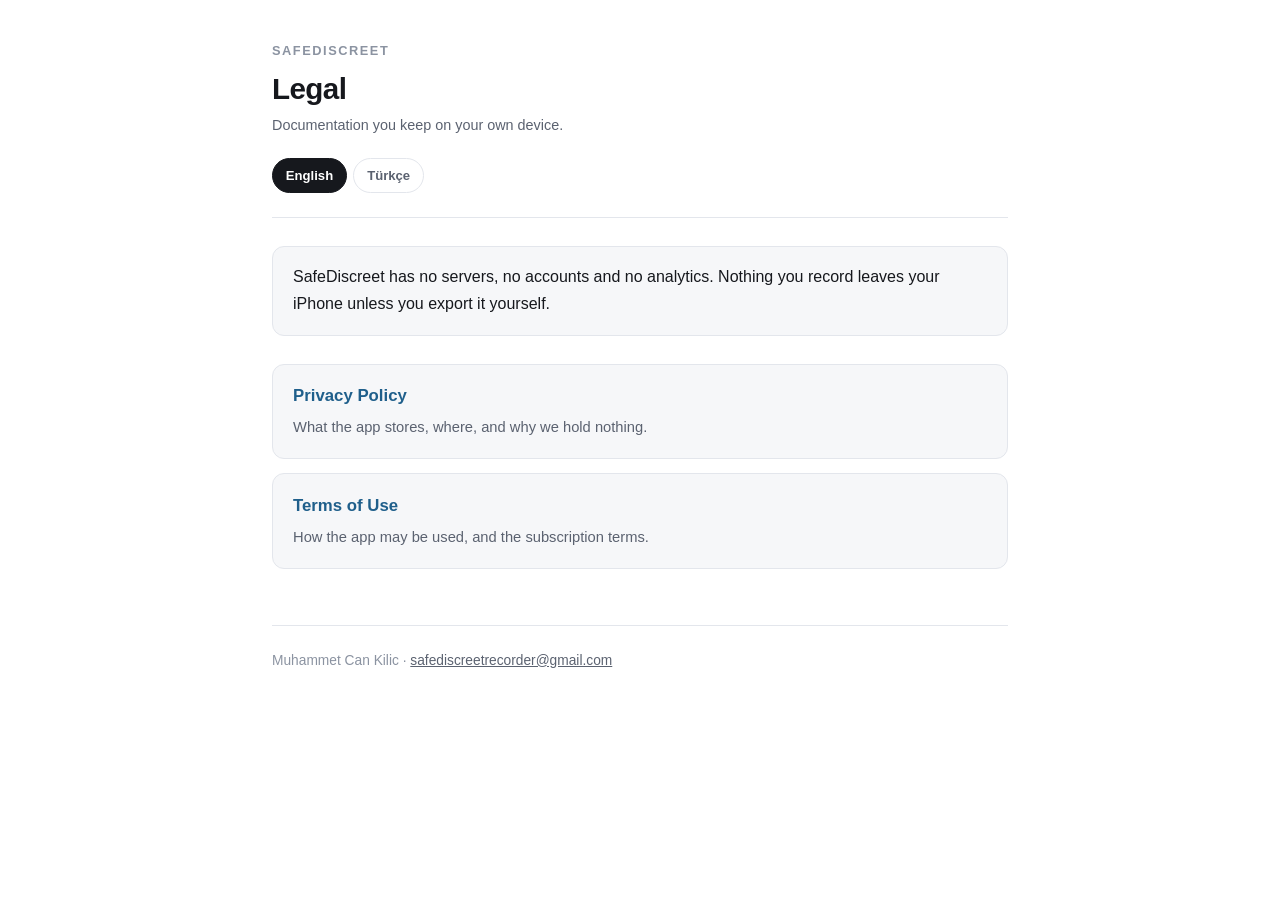
<file: docs/index.html>
<!doctype html>
<html lang="en">
<head>
<meta charset="utf-8">
<meta name="viewport" content="width=device-width, initial-scale=1">
<title>SafeDiscreet — Legal</title>
<meta name="description" content="SafeDiscreet privacy policy and terms of use.">
<link rel="stylesheet" href="style.css">
<style>
  .cards { display: grid; gap: 0.9rem; margin-top: 1.75rem; }
  .card {
    display: block;
    padding: 1.1rem 1.25rem;
    border: 1px solid var(--rule);
    border-radius: 12px;
    background: var(--surface);
    text-decoration: none;
    color: inherit;
  }
  .card:hover { border-color: var(--accent); }
  .card strong { display: block; font-size: 1.05rem; margin-bottom: 0.25rem; color: var(--accent); }
  .card span { color: var(--muted); font-size: 0.92rem; }
</style>
</head>
<body>

<header class="masthead">
  <p class="wordmark">SafeDiscreet</p>
  <h1 data-doc-title>Legal</h1>
  <p class="dates" data-tagline>Documentation you keep on your own device.</p>
  <nav class="langbar">
    <button type="button" data-set-lang="en" aria-pressed="true">English</button>
    <button type="button" data-set-lang="tr" aria-pressed="false">Türkçe</button>
  </nav>
</header>

<main>
  <section data-lang="en" class="is-active">
    <div class="lede">
      <p>SafeDiscreet has no servers, no accounts and no analytics. Nothing you record leaves your iPhone unless you export it yourself.</p>
    </div>
    <div class="cards">
      <a class="card" href="privacy.html"><strong>Privacy Policy</strong><span>What the app stores, where, and why we hold nothing.</span></a>
      <a class="card" href="terms.html"><strong>Terms of Use</strong><span>How the app may be used, and the subscription terms.</span></a>
    </div>
  </section>

  <section data-lang="tr">
    <div class="lede">
      <p>SafeDiscreet'in sunucusu, kullanıcı hesabı ve analitiği yoktur. Kaydettiğiniz hiçbir şey, siz dışa aktarmadığınız sürece iPhone'unuzdan çıkmaz.</p>
    </div>
    <div class="cards">
      <a class="card" href="privacy.html"><strong>Gizlilik Politikası</strong><span>Uygulamanın neyi nerede sakladığı ve bizim neden hiçbir şey tutmadığımız.</span></a>
      <a class="card" href="terms.html"><strong>Kullanım Koşulları</strong><span>Uygulamanın nasıl kullanılabileceği ve abonelik koşulları.</span></a>
    </div>
  </section>
</main>

<footer>
  <p>Muhammet Can Kilic · <a href="mailto:safediscreetrecorder@gmail.com">safediscreetrecorder@gmail.com</a></p>
</footer>

<script>
(function () {
  var titles   = { en: "Legal", tr: "Yasal" };
  var taglines = {
    en: "Documentation you keep on your own device.",
    tr: "Kendi cihazınızda tuttuğunuz belgeleme."
  };

  function apply(lang) {
    document.querySelectorAll("[data-lang]").forEach(function (el) {
      el.classList.toggle("is-active", el.getAttribute("data-lang") === lang);
    });
    document.querySelectorAll("[data-set-lang]").forEach(function (btn) {
      btn.setAttribute("aria-pressed", btn.getAttribute("data-set-lang") === lang ? "true" : "false");
    });
    document.documentElement.lang = lang;
    document.querySelector("[data-doc-title]").textContent = titles[lang];
    document.querySelector("[data-tagline]").textContent = taglines[lang];
    try { localStorage.setItem("sd-lang", lang); } catch (e) {}
  }

  var saved;
  try { saved = localStorage.getItem("sd-lang"); } catch (e) {}
  var initial = saved || ((navigator.language || "en").toLowerCase().indexOf("tr") === 0 ? "tr" : "en");
  apply(initial);

  document.querySelectorAll("[data-set-lang]").forEach(function (btn) {
    btn.addEventListener("click", function () { apply(btn.getAttribute("data-set-lang")); });
  });
})();
</script>

</body>
</html>
</file>
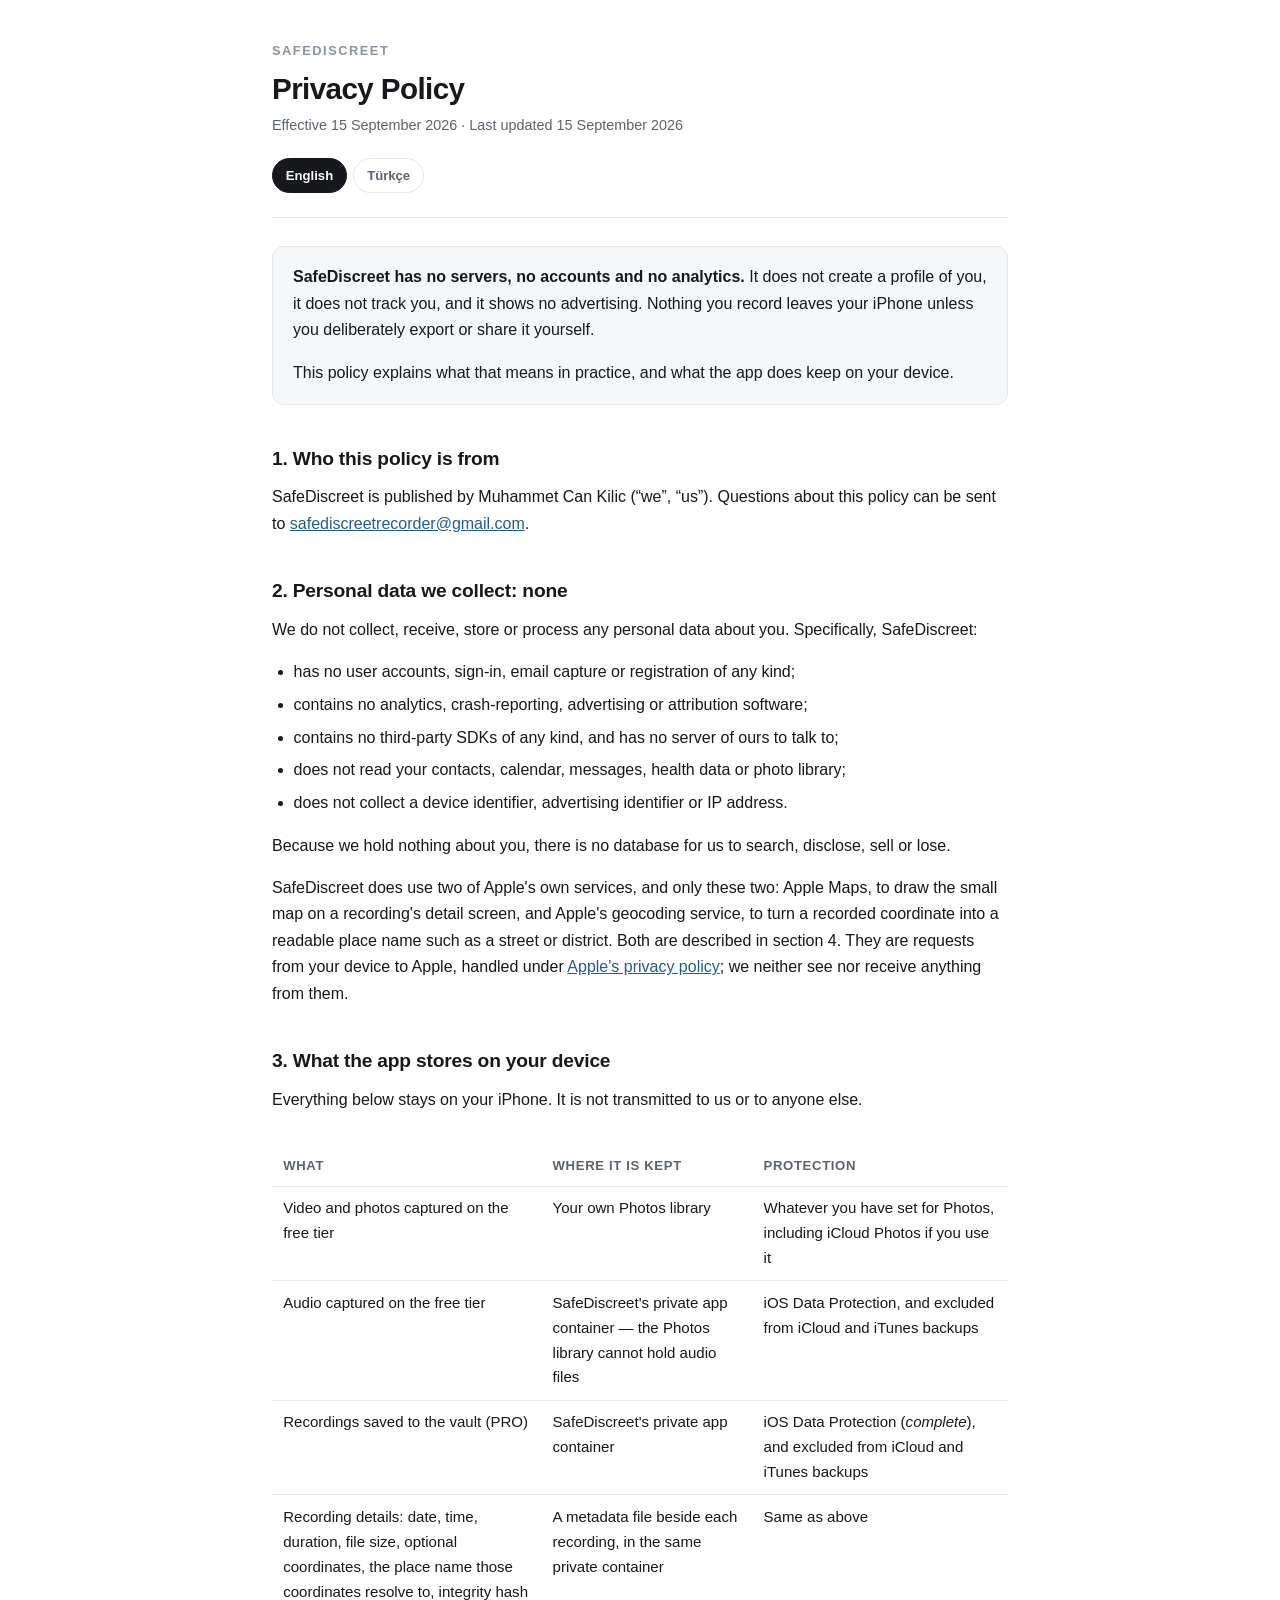
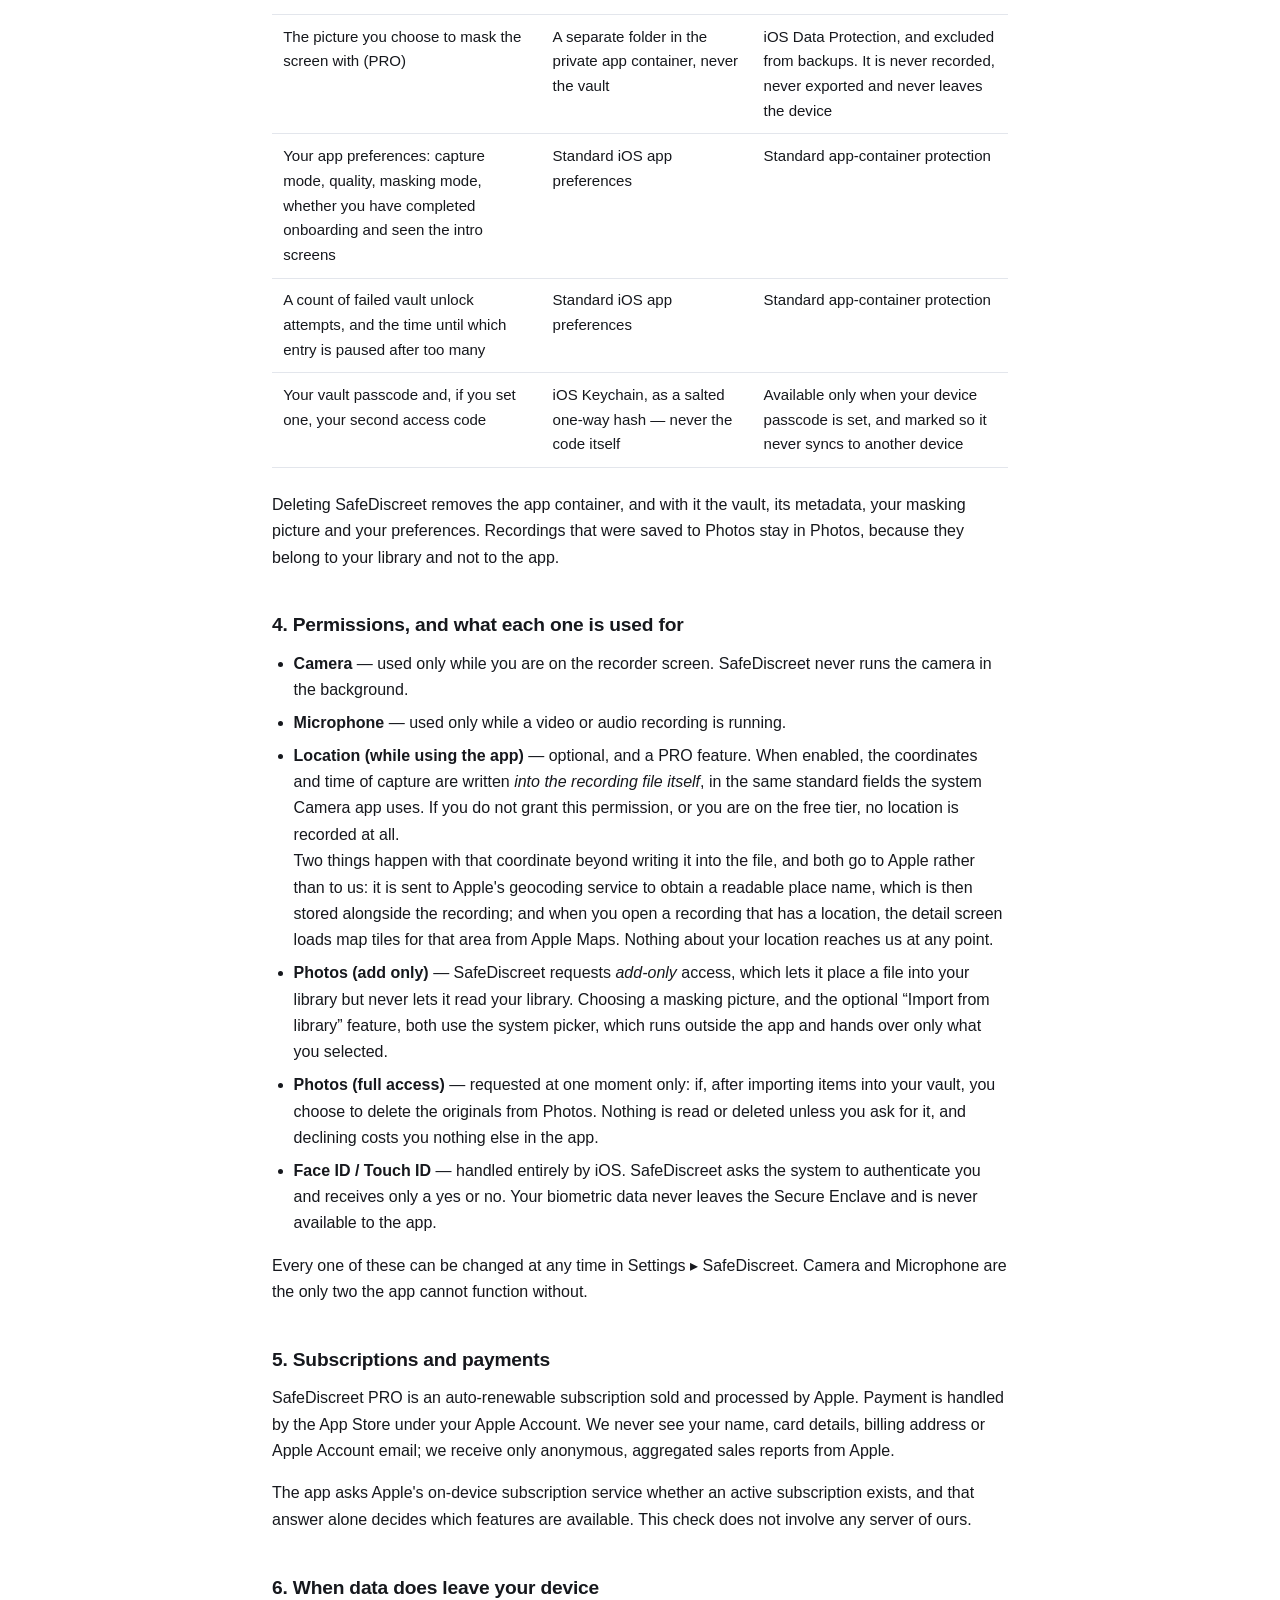
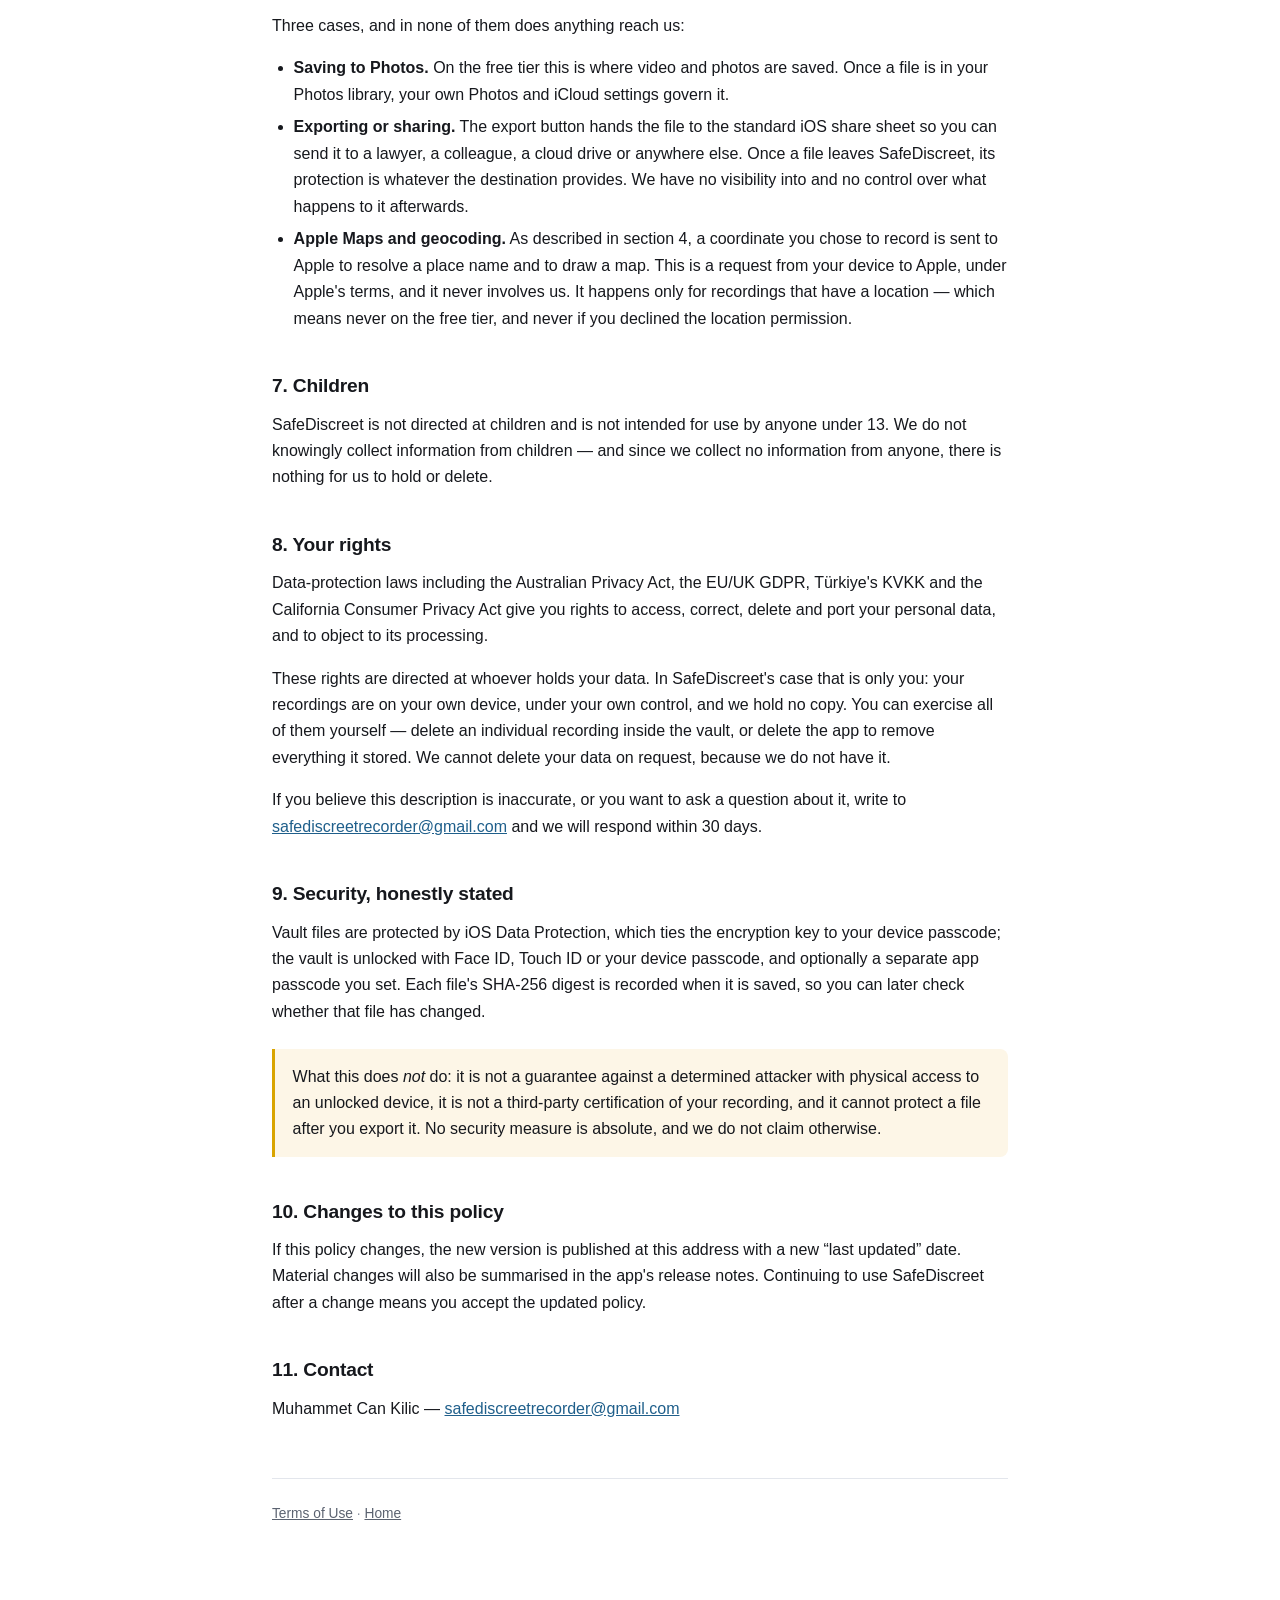
<file: docs/privacy.html>
<!doctype html>
<html lang="en">
<head>
<meta charset="utf-8">
<meta name="viewport" content="width=device-width, initial-scale=1">
<title>SafeDiscreet — Privacy Policy</title>
<meta name="description" content="SafeDiscreet's privacy policy. SafeDiscreet has no servers and collects no personal data.">
<link rel="stylesheet" href="style.css">
</head>
<body>

<header class="masthead">
  <p class="wordmark">SafeDiscreet</p>
  <h1 data-doc-title>Privacy Policy</h1>
  <p class="dates" data-dates>Effective 15 September 2026 · Last updated 15 September 2026</p>
  <nav class="langbar">
    <button type="button" data-set-lang="en" aria-pressed="true">English</button>
    <button type="button" data-set-lang="tr" aria-pressed="false">Türkçe</button>
  </nav>
</header>

<main>

<!-- ══════════════════════════ ENGLISH ══════════════════════════ -->
<section data-lang="en" class="is-active">

  <div class="lede">
    <p><strong>SafeDiscreet has no servers, no accounts and no analytics.</strong> It does not create a profile of you, it does not track you, and it shows no advertising. Nothing you record leaves your iPhone unless you deliberately export or share it yourself.</p>
    <p>This policy explains what that means in practice, and what the app does keep on your device.</p>
  </div>

  <h2>1. Who this policy is from</h2>
  <p>SafeDiscreet is published by Muhammet Can Kilic (“we”, “us”). Questions about this policy can be sent to <a href="mailto:safediscreetrecorder@gmail.com">safediscreetrecorder@gmail.com</a>.</p>

  <h2>2. Personal data we collect: none</h2>
  <p>We do not collect, receive, store or process any personal data about you. Specifically, SafeDiscreet:</p>
  <ul>
    <li>has no user accounts, sign-in, email capture or registration of any kind;</li>
    <li>contains no analytics, crash-reporting, advertising or attribution software;</li>
    <li>contains no third-party SDKs of any kind, and has no server of ours to talk to;</li>
    <li>does not read your contacts, calendar, messages, health data or photo library;</li>
    <li>does not collect a device identifier, advertising identifier or IP address.</li>
  </ul>
  <p>Because we hold nothing about you, there is no database for us to search, disclose, sell or lose.</p>
  <p>SafeDiscreet does use two of Apple's own services, and only these two: Apple Maps, to draw the small map on a recording's detail screen, and Apple's geocoding service, to turn a recorded coordinate into a readable place name such as a street or district. Both are described in section 4. They are requests from your device to Apple, handled under <a href="https://www.apple.com/legal/privacy/">Apple's privacy policy</a>; we neither see nor receive anything from them.</p>

  <h2>3. What the app stores on your device</h2>
  <p>Everything below stays on your iPhone. It is not transmitted to us or to anyone else.</p>
  <div class="scroller">
  <table>
    <thead><tr><th>What</th><th>Where it is kept</th><th>Protection</th></tr></thead>
    <tbody>
      <tr>
        <td>Video and photos captured on the free tier</td>
        <td>Your own Photos library</td>
        <td>Whatever you have set for Photos, including iCloud Photos if you use it</td>
      </tr>
      <tr>
        <td>Audio captured on the free tier</td>
        <td>SafeDiscreet's private app container — the Photos library cannot hold audio files</td>
        <td>iOS Data Protection, and excluded from iCloud and iTunes backups</td>
      </tr>
      <tr>
        <td>Recordings saved to the vault (PRO)</td>
        <td>SafeDiscreet's private app container</td>
        <td>iOS Data Protection (<em>complete</em>), and excluded from iCloud and iTunes backups</td>
      </tr>
      <tr>
        <td>Recording details: date, time, duration, file size, optional coordinates, the place name those coordinates resolve to, integrity hash</td>
        <td>A metadata file beside each recording, in the same private container</td>
        <td>Same as above</td>
      </tr>
      <tr>
        <td>The picture you choose to mask the screen with (PRO)</td>
        <td>A separate folder in the private app container, never the vault</td>
        <td>iOS Data Protection, and excluded from backups. It is never recorded, never exported and never leaves the device</td>
      </tr>
      <tr>
        <td>Your app preferences: capture mode, quality, masking mode, whether you have completed onboarding and seen the intro screens</td>
        <td>Standard iOS app preferences</td>
        <td>Standard app-container protection</td>
      </tr>
      <tr>
        <td>A count of failed vault unlock attempts, and the time until which entry is paused after too many</td>
        <td>Standard iOS app preferences</td>
        <td>Standard app-container protection</td>
      </tr>
      <tr>
        <td>Your vault passcode and, if you set one, your second access code</td>
        <td>iOS Keychain, as a salted one-way hash — never the code itself</td>
        <td>Available only when your device passcode is set, and marked so it never syncs to another device</td>
      </tr>
    </tbody>
  </table>
  </div>
  <p>Deleting SafeDiscreet removes the app container, and with it the vault, its metadata, your masking picture and your preferences. Recordings that were saved to Photos stay in Photos, because they belong to your library and not to the app.</p>

  <h2>4. Permissions, and what each one is used for</h2>
  <ul>
    <li><strong>Camera</strong> — used only while you are on the recorder screen. SafeDiscreet never runs the camera in the background.</li>
    <li><strong>Microphone</strong> — used only while a video or audio recording is running.</li>
    <li><strong>Location (while using the app)</strong> — optional, and a PRO feature. When enabled, the coordinates and time of capture are written <em>into the recording file itself</em>, in the same standard fields the system Camera app uses. If you do not grant this permission, or you are on the free tier, no location is recorded at all.
      <br>Two things happen with that coordinate beyond writing it into the file, and both go to Apple rather than to us: it is sent to Apple's geocoding service to obtain a readable place name, which is then stored alongside the recording; and when you open a recording that has a location, the detail screen loads map tiles for that area from Apple Maps. Nothing about your location reaches us at any point.</li>
    <li><strong>Photos (add only)</strong> — SafeDiscreet requests <em>add-only</em> access, which lets it place a file into your library but never lets it read your library. Choosing a masking picture, and the optional “Import from library” feature, both use the system picker, which runs outside the app and hands over only what you selected.</li>
    <li><strong>Photos (full access)</strong> — requested at one moment only: if, after importing items into your vault, you choose to delete the originals from Photos. Nothing is read or deleted unless you ask for it, and declining costs you nothing else in the app.</li>
    <li><strong>Face ID / Touch ID</strong> — handled entirely by iOS. SafeDiscreet asks the system to authenticate you and receives only a yes or no. Your biometric data never leaves the Secure Enclave and is never available to the app.</li>
  </ul>
  <p>Every one of these can be changed at any time in Settings ▸ SafeDiscreet. Camera and Microphone are the only two the app cannot function without.</p>

  <h2>5. Subscriptions and payments</h2>
  <p>SafeDiscreet PRO is an auto-renewable subscription sold and processed by Apple. Payment is handled by the App Store under your Apple Account. We never see your name, card details, billing address or Apple Account email; we receive only anonymous, aggregated sales reports from Apple.</p>
  <p>The app asks Apple's on-device subscription service whether an active subscription exists, and that answer alone decides which features are available. This check does not involve any server of ours.</p>

  <h2>6. When data does leave your device</h2>
  <p>Three cases, and in none of them does anything reach us:</p>
  <ul>
    <li><strong>Saving to Photos.</strong> On the free tier this is where video and photos are saved. Once a file is in your Photos library, your own Photos and iCloud settings govern it.</li>
    <li><strong>Exporting or sharing.</strong> The export button hands the file to the standard iOS share sheet so you can send it to a lawyer, a colleague, a cloud drive or anywhere else. Once a file leaves SafeDiscreet, its protection is whatever the destination provides. We have no visibility into and no control over what happens to it afterwards.</li>
    <li><strong>Apple Maps and geocoding.</strong> As described in section 4, a coordinate you chose to record is sent to Apple to resolve a place name and to draw a map. This is a request from your device to Apple, under Apple's terms, and it never involves us. It happens only for recordings that have a location — which means never on the free tier, and never if you declined the location permission.</li>
  </ul>

  <h2>7. Children</h2>
  <p>SafeDiscreet is not directed at children and is not intended for use by anyone under 13. We do not knowingly collect information from children — and since we collect no information from anyone, there is nothing for us to hold or delete.</p>

  <h2>8. Your rights</h2>
  <p>Data-protection laws including the Australian Privacy Act, the EU/UK GDPR, Türkiye's KVKK and the California Consumer Privacy Act give you rights to access, correct, delete and port your personal data, and to object to its processing.</p>
  <p>These rights are directed at whoever holds your data. In SafeDiscreet's case that is only you: your recordings are on your own device, under your own control, and we hold no copy. You can exercise all of them yourself — delete an individual recording inside the vault, or delete the app to remove everything it stored. We cannot delete your data on request, because we do not have it.</p>
  <p>If you believe this description is inaccurate, or you want to ask a question about it, write to <a href="mailto:safediscreetrecorder@gmail.com">safediscreetrecorder@gmail.com</a> and we will respond within 30 days.</p>

  <h2>9. Security, honestly stated</h2>
  <p>Vault files are protected by iOS Data Protection, which ties the encryption key to your device passcode; the vault is unlocked with Face ID, Touch ID or your device passcode, and optionally a separate app passcode you set. Each file's SHA-256 digest is recorded when it is saved, so you can later check whether that file has changed.</p>
  <div class="callout">
    <p>What this does <em>not</em> do: it is not a guarantee against a determined attacker with physical access to an unlocked device, it is not a third-party certification of your recording, and it cannot protect a file after you export it. No security measure is absolute, and we do not claim otherwise.</p>
  </div>

  <h2>10. Changes to this policy</h2>
  <p>If this policy changes, the new version is published at this address with a new “last updated” date. Material changes will also be summarised in the app's release notes. Continuing to use SafeDiscreet after a change means you accept the updated policy.</p>

  <h2>11. Contact</h2>
  <p>Muhammet Can Kilic — <a href="mailto:safediscreetrecorder@gmail.com">safediscreetrecorder@gmail.com</a></p>

</section>

<!-- ══════════════════════════ TÜRKÇE ══════════════════════════ -->
<section data-lang="tr">

  <div class="lede">
    <p><strong>SafeDiscreet'in sunucusu, kullanıcı hesabı ve analitiği yoktur.</strong> Sizin profilinizi çıkarmaz, sizi takip etmez ve reklam göstermez. Kaydettiğiniz hiçbir şey, siz bilerek dışa aktarmadığınız ya da paylaşmadığınız sürece iPhone'unuzdan çıkmaz.</p>
    <p>Bu politika, bunun pratikte ne anlama geldiğini ve uygulamanın cihazınızda neleri sakladığını açıklar.</p>
  </div>

  <h2>1. Bu politika kime ait</h2>
  <p>SafeDiscreet, Muhammet Can Kilic tarafından yayımlanmaktadır (“biz”). Bu politikayla ilgili sorularınızı <a href="mailto:safediscreetrecorder@gmail.com">safediscreetrecorder@gmail.com</a> adresine iletebilirsiniz.</p>

  <h2>2. Topladığımız kişisel veri: yok</h2>
  <p>Sizinle ilgili hiçbir kişisel veriyi toplamıyor, almıyor, saklamıyor veya işlemiyoruz. Somut olarak SafeDiscreet:</p>
  <ul>
    <li>kullanıcı hesabı, oturum açma, e-posta toplama veya herhangi bir kayıt adımı içermez;</li>
    <li>analitik, çökme raporlama, reklam veya atıf (attribution) yazılımı içermez;</li>
    <li>hiçbir üçüncü taraf SDK'sı içermez ve konuşacağı bir sunucumuz yoktur;</li>
    <li>rehberinizi, takviminizi, mesajlarınızı, sağlık verilerinizi veya fotoğraf kitaplığınızı okumaz;</li>
    <li>cihaz tanımlayıcısı, reklam tanımlayıcısı veya IP adresi toplamaz.</li>
  </ul>
  <p>Elimizde size ait hiçbir şey olmadığı için, arayabileceğimiz, paylaşabileceğimiz, satabileceğimiz ya da kaybedebileceğimiz bir veri tabanı da yoktur.</p>
  <p>SafeDiscreet, Apple'ın kendi servislerinden yalnızca ikisini kullanır: bir kaydın ayrıntı ekranındaki küçük haritayı çizmek için Apple Haritalar ve kaydedilmiş bir koordinatı sokak ya da semt gibi okunabilir bir yer adına çevirmek için Apple'ın coğrafi kodlama servisi. Her ikisi de 4. bölümde açıklanmıştır. Bunlar cihazınızdan Apple'a giden isteklerdir ve <a href="https://www.apple.com/legal/privacy/">Apple'ın gizlilik politikası</a> kapsamındadır; biz ne görürüz ne de bir şey alırız.</p>

  <h2>3. Uygulamanın cihazınızda sakladıkları</h2>
  <p>Aşağıdakilerin tamamı iPhone'unuzda kalır. Bize ya da başka birine iletilmez.</p>
  <div class="scroller">
  <table>
    <thead><tr><th>Ne</th><th>Nerede tutulur</th><th>Koruma</th></tr></thead>
    <tbody>
      <tr>
        <td>Ücretsiz sürümde çekilen video ve fotoğraflar</td>
        <td>Kendi Fotoğraflar kitaplığınız</td>
        <td>Fotoğraflar için yaptığınız ayarlar — iCloud Fotoğraflar kullanıyorsanız o da dahil</td>
      </tr>
      <tr>
        <td>Ücretsiz sürümde alınan ses kayıtları</td>
        <td>SafeDiscreet'in özel uygulama alanı — Fotoğraflar kitaplığı ses dosyası tutamaz</td>
        <td>iOS Veri Koruması ve iCloud/iTunes yedeklerinin dışında tutulur</td>
      </tr>
      <tr>
        <td>Kasaya kaydedilen kayıtlar (PRO)</td>
        <td>SafeDiscreet'in özel uygulama alanı</td>
        <td>iOS Veri Koruması (<em>complete</em>) ve iCloud/iTunes yedeklerinin dışında tutulur</td>
      </tr>
      <tr>
        <td>Kayıt bilgileri: tarih, saat, süre, dosya boyutu, isteğe bağlı koordinatlar, bu koordinatların karşılık geldiği yer adı, bütünlük özeti</td>
        <td>Her kaydın yanındaki bir meta veri dosyasında, aynı özel alanda</td>
        <td>Yukarıdakiyle aynı</td>
      </tr>
      <tr>
        <td>Ekranı maskelemek için seçtiğiniz resim (PRO)</td>
        <td>Özel uygulama alanında ayrı bir klasör, kasanın içinde değil</td>
        <td>iOS Veri Koruması ve yedeklerin dışında. Asla kaydedilmez, dışa aktarılmaz ve cihazdan çıkmaz</td>
      </tr>
      <tr>
        <td>Uygulama tercihleriniz: çekim modu, kalite, maskeleme modu, tanıtım akışını tamamlayıp tamamlamadığınız</td>
        <td>Standart iOS uygulama tercihleri</td>
        <td>Standart uygulama alanı koruması</td>
      </tr>
      <tr>
        <td>Başarısız kasa açma denemelerinin sayısı ve çok fazla denemeden sonra girişin duraklatıldığı süre</td>
        <td>Standart iOS uygulama tercihleri</td>
        <td>Standart uygulama alanı koruması</td>
      </tr>
      <tr>
        <td>Kasa şifreniz ve varsa ikinci erişim kodunuz</td>
        <td>iOS Anahtar Zinciri'nde, tuzlanmış tek yönlü özet olarak — kodun kendisi asla saklanmaz</td>
        <td>Yalnızca cihaz şifreniz tanımlıysa erişilebilir ve başka bir cihaza asla eşitlenmeyecek şekilde işaretlenir</td>
      </tr>
    </tbody>
  </table>
  </div>
  <p>SafeDiscreet'i silmek uygulama alanını da siler; kasa, meta verileri, maskeleme resminiz ve tercihleriniz onunla birlikte gider. Fotoğraflar'a kaydedilmiş kayıtlar Fotoğraflar'da kalır, çünkü onlar uygulamaya değil sizin kitaplığınıza aittir.</p>

  <h2>4. İzinler ve her birinin ne için kullanıldığı</h2>
  <ul>
    <li><strong>Kamera</strong> — yalnızca kayıt ekranındayken kullanılır. SafeDiscreet kamerayı arka planda asla çalıştırmaz.</li>
    <li><strong>Mikrofon</strong> — yalnızca bir video veya ses kaydı sürerken kullanılır.</li>
    <li><strong>Konum (uygulama kullanılırken)</strong> — isteğe bağlıdır ve PRO özelliğidir. Etkinleştirildiğinde çekim anının koordinatları ve saati <em>doğrudan kayıt dosyasının içine</em>, sistem Kamera uygulamasının kullandığı standart alanlara yazılır. Bu izni vermezseniz ya da ücretsiz sürümdeyseniz hiçbir konum kaydedilmez.
      <br>Koordinatla, dosyaya yazılmasının ötesinde iki şey daha olur ve ikisi de bize değil Apple'a gider: okunabilir bir yer adı elde etmek için Apple'ın coğrafi kodlama servisine gönderilir ve dönen yer adı kaydın yanında saklanır; konumu olan bir kaydı açtığınızda ayrıntı ekranı o bölgenin harita karolarını Apple Haritalar'dan yükler. Konumunuza dair hiçbir şey hiçbir aşamada bize ulaşmaz.</li>
    <li><strong>Fotoğraflar (yalnızca ekleme)</strong> — SafeDiscreet <em>yalnızca ekleme</em> izni ister; bu izin kitaplığınıza dosya koymasına izin verir, kitaplığınızı okumasına asla izin vermez. Maskeleme resmi seçmek ve isteğe bağlı “Kitaplıktan içe aktar” özelliği, uygulamanın dışında çalışan sistem seçicisini kullanır ve yalnızca sizin seçtiğinizi uygulamaya verir.</li>
    <li><strong>Fotoğraflar (tam erişim)</strong> — yalnızca tek bir anda istenir: kasanıza aktardığınız öğelerin orijinallerini Fotoğraflar'dan silmeyi seçtiğinizde. Siz istemedikçe hiçbir şey okunmaz veya silinmez; bu izni vermemenin uygulamada başka hiçbir maliyeti yoktur.</li>
    <li><strong>Face ID / Touch ID</strong> — tamamen iOS tarafından yürütülür. SafeDiscreet sistemden sizi doğrulamasını ister ve yalnızca evet/hayır cevabını alır. Biyometrik verileriniz Secure Enclave'den hiç çıkmaz ve uygulamaya hiçbir zaman açılmaz.</li>
  </ul>
  <p>Bunların hepsini istediğiniz zaman Ayarlar ▸ SafeDiscreet üzerinden değiştirebilirsiniz. Uygulamanın onlarsız çalışamadığı tek iki izin Kamera ve Mikrofon'dur.</p>

  <h2>5. Abonelikler ve ödemeler</h2>
  <p>SafeDiscreet PRO, Apple tarafından satılan ve işlenen, otomatik yenilenen bir aboneliktir. Ödeme, Apple Hesabınız üzerinden App Store tarafından yürütülür. Adınızı, kart bilgilerinizi, fatura adresinizi veya Apple Hesabı e-postanızı hiçbir zaman görmeyiz; Apple'dan yalnızca anonim ve toplulaştırılmış satış raporları alırız.</p>
  <p>Uygulama, aktif bir aboneliğin olup olmadığını Apple'ın cihaz üzerindeki abonelik servisine sorar ve hangi özelliklerin açık olacağına yalnızca bu cevap karar verir. Bu kontrol bizim herhangi bir sunucumuzu içermez.</p>

  <h2>6. Verinin cihazınızdan çıktığı durumlar</h2>
  <p>Üç durum var ve hiçbirinde bize bir şey ulaşmaz:</p>
  <ul>
    <li><strong>Fotoğraflar'a kaydetme.</strong> Ücretsiz sürümde video ve fotoğraflar buraya kaydedilir. Dosya Fotoğraflar kitaplığınıza girdikten sonra, kendi Fotoğraflar ve iCloud ayarlarınız geçerli olur.</li>
    <li><strong>Dışa aktarma veya paylaşma.</strong> Dışa aktarma düğmesi dosyayı standart iOS paylaşım sayfasına verir; böylece bir avukata, bir meslektaşınıza, bir bulut sürücüsüne ya da istediğiniz yere gönderebilirsiniz. Bir dosya SafeDiscreet'ten çıktıktan sonra koruması, gittiği yerin sağladığı korumadır. Sonrasında başına ne geldiğini ne görebiliriz ne de kontrol edebiliriz.</li>
    <li><strong>Apple Haritalar ve coğrafi kodlama.</strong> 4. bölümde anlatıldığı gibi, kaydetmeyi seçtiğiniz bir koordinat yer adını çözmek ve haritayı çizmek için Apple'a gönderilir. Bu, cihazınızdan Apple'a giden ve Apple'ın koşullarına tabi olan bir istektir; bizi hiç ilgilendirmez. Yalnızca konumu olan kayıtlar için gerçekleşir — yani ücretsiz sürümde hiç, konum iznini vermediyseniz de hiç.</li>
  </ul>

  <h2>7. Çocuklar</h2>
  <p>SafeDiscreet çocuklara yönelik değildir ve 13 yaşın altındaki kişilerin kullanımı için tasarlanmamıştır. Çocuklardan bilerek bilgi toplamayız — kimseden bilgi toplamadığımız için de saklayacağımız ya da sileceğimiz bir şey yoktur.</p>

  <h2>8. Haklarınız</h2>
  <p>Avustralya Gizlilik Yasası, AB/BK GDPR, Türkiye'de KVKK ve California Tüketici Gizliliği Yasası dahil olmak üzere veri koruma mevzuatı size kişisel verilerinize erişme, düzeltme, silme ve taşıma; işlenmesine itiraz etme hakları tanır.</p>
  <p>Bu haklar, verinizi elinde tutan tarafa yöneliktir. SafeDiscreet söz konusu olduğunda bu taraf yalnızca sizsiniz: kayıtlarınız kendi cihazınızda, kendi kontrolünüzdedir ve bizde hiçbir kopyası yoktur. Hepsini kendiniz kullanabilirsiniz — kasadaki tek bir kaydı silin ya da uygulamayı silerek sakladığı her şeyi kaldırın. Talep üzerine verinizi silemeyiz, çünkü elimizde değildir.</p>
  <p>Bu açıklamanın hatalı olduğunu düşünüyorsanız veya bir sorunuz varsa <a href="mailto:safediscreetrecorder@gmail.com">safediscreetrecorder@gmail.com</a> adresine yazın; 30 gün içinde yanıt veririz.</p>

  <h2>9. Güvenlik, olduğu gibi</h2>
  <p>Kasa dosyaları, şifreleme anahtarını cihaz şifrenize bağlayan iOS Veri Koruması ile korunur; kasa Face ID, Touch ID veya cihaz şifrenizle ve isteğe bağlı olarak belirlediğiniz ayrı bir uygulama şifresiyle açılır. Her dosyanın SHA-256 özeti kaydedildiği anda alınır; böylece o dosyanın sonradan değişip değişmediğini kontrol edebilirsiniz.</p>
  <div class="callout">
    <p>Bunun yapmadığı şey: kilidi açık bir cihaza fiziksel erişimi olan kararlı bir saldırgana karşı garanti değildir, kaydınızın üçüncü taraf sertifikasyonu değildir ve dışa aktardıktan sonra dosyayı koruyamaz. Hiçbir güvenlik önlemi mutlak değildir ve aksini iddia etmiyoruz.</p>
  </div>

  <h2>10. Bu politikadaki değişiklikler</h2>
  <p>Politika değişirse yeni sürüm bu adreste, yeni bir “son güncelleme” tarihiyle yayımlanır. Esaslı değişiklikler ayrıca uygulamanın sürüm notlarında özetlenir. Değişiklikten sonra SafeDiscreet'i kullanmaya devam etmeniz, güncellenmiş politikayı kabul ettiğiniz anlamına gelir.</p>

  <h2>11. İletişim</h2>
  <p>Muhammet Can Kilic — <a href="mailto:safediscreetrecorder@gmail.com">safediscreetrecorder@gmail.com</a></p>

</section>

</main>

<footer>
  <p><a href="terms.html" data-terms-link>Terms of Use</a> · <a href="index.html" data-home-link>Home</a></p>
</footer>

<script>
(function () {
  var titles = { en: "Privacy Policy", tr: "Gizlilik Politikası" };
  var terms  = { en: "Terms of Use",   tr: "Kullanım Koşulları" };
  var home   = { en: "Home",           tr: "Ana sayfa" };
  var dates  = {
    en: "Effective 15 September 2026 · Last updated 15 September 2026",
    tr: "Yürürlük 15 Eylül 2026 · Son güncelleme 15 Eylül 2026"
  };

  function apply(lang) {
    document.querySelectorAll("[data-lang]").forEach(function (el) {
      el.classList.toggle("is-active", el.getAttribute("data-lang") === lang);
    });
    document.querySelectorAll("[data-set-lang]").forEach(function (btn) {
      btn.setAttribute("aria-pressed", btn.getAttribute("data-set-lang") === lang ? "true" : "false");
    });
    document.documentElement.lang = lang;
    document.querySelector("[data-doc-title]").textContent = titles[lang];
    document.querySelector("[data-dates]").textContent = dates[lang];
    document.querySelector("[data-terms-link]").textContent = terms[lang];
    document.querySelector("[data-home-link]").textContent = home[lang];
    try { localStorage.setItem("sd-lang", lang); } catch (e) {}
  }

  var saved;
  try { saved = localStorage.getItem("sd-lang"); } catch (e) {}
  var initial = saved || ((navigator.language || "en").toLowerCase().indexOf("tr") === 0 ? "tr" : "en");
  apply(initial);

  document.querySelectorAll("[data-set-lang]").forEach(function (btn) {
    btn.addEventListener("click", function () { apply(btn.getAttribute("data-set-lang")); });
  });
})();
</script>

</body>
</html>
</file>
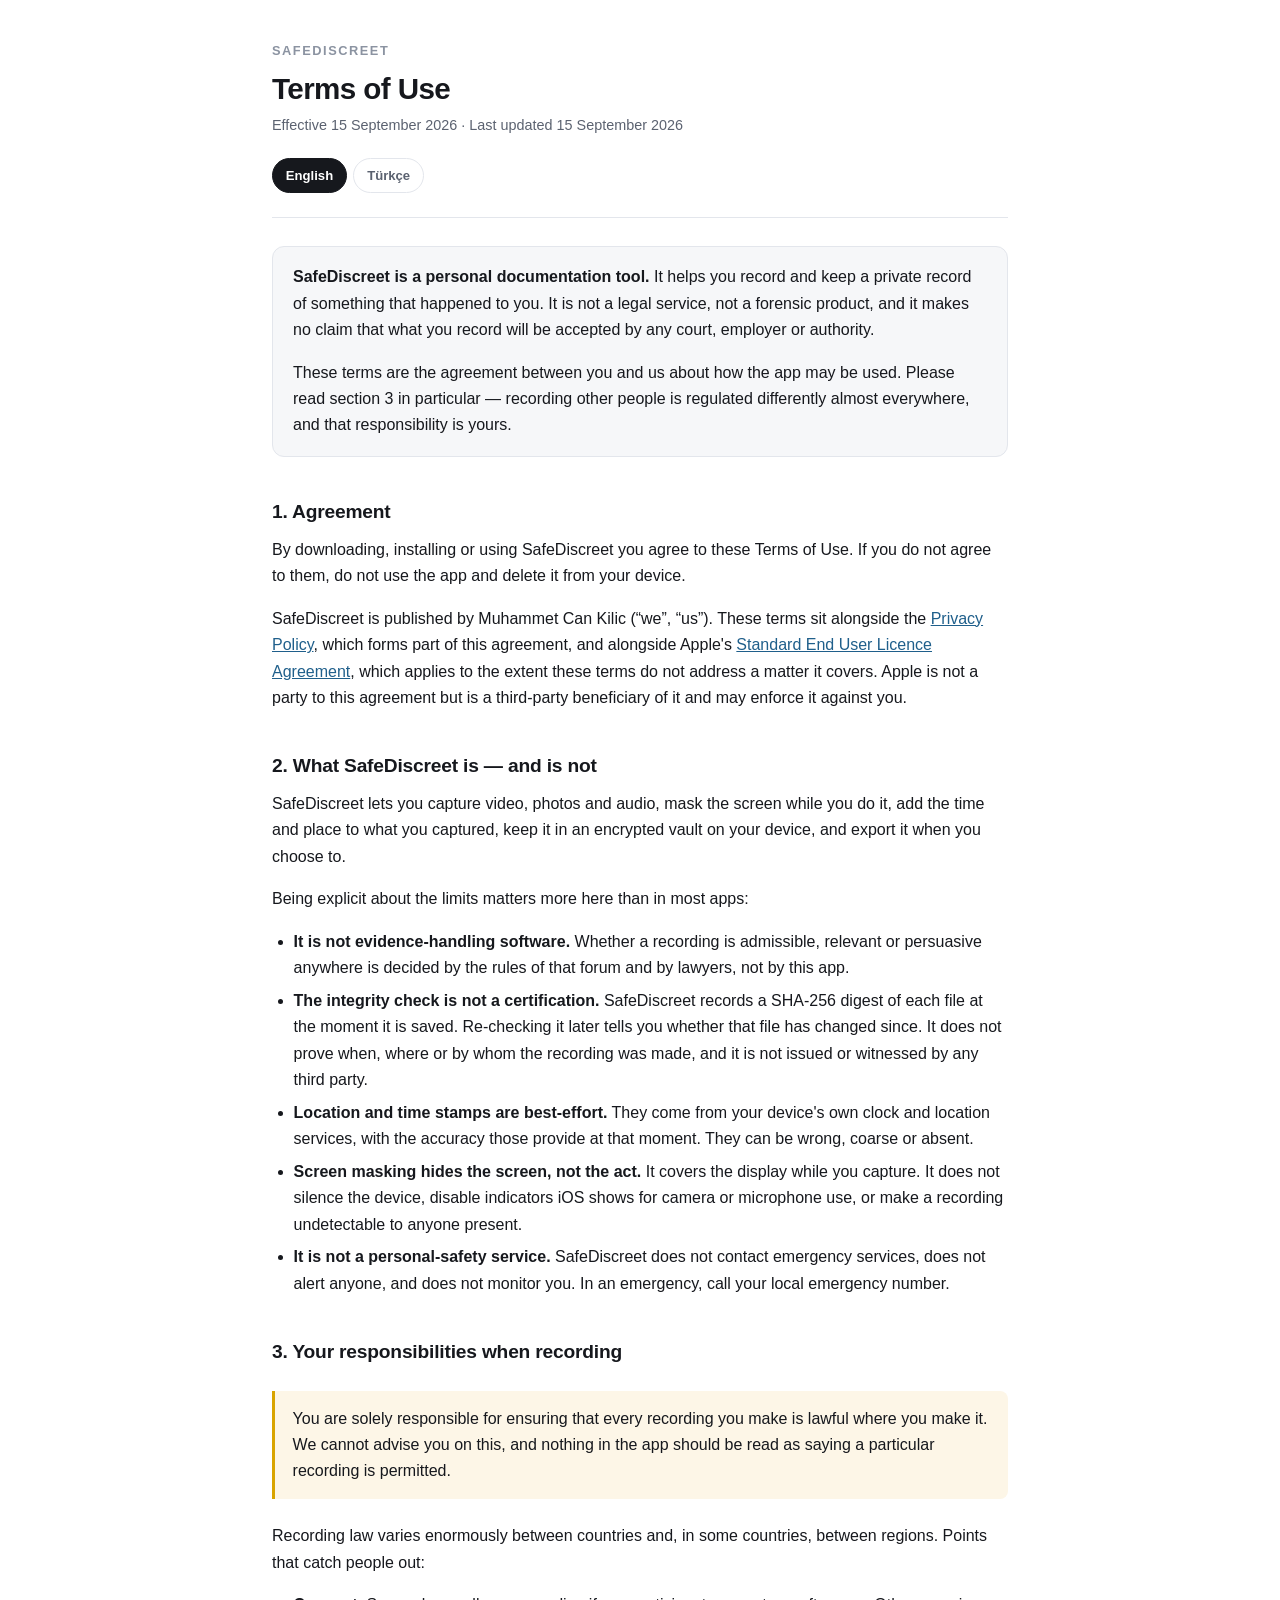
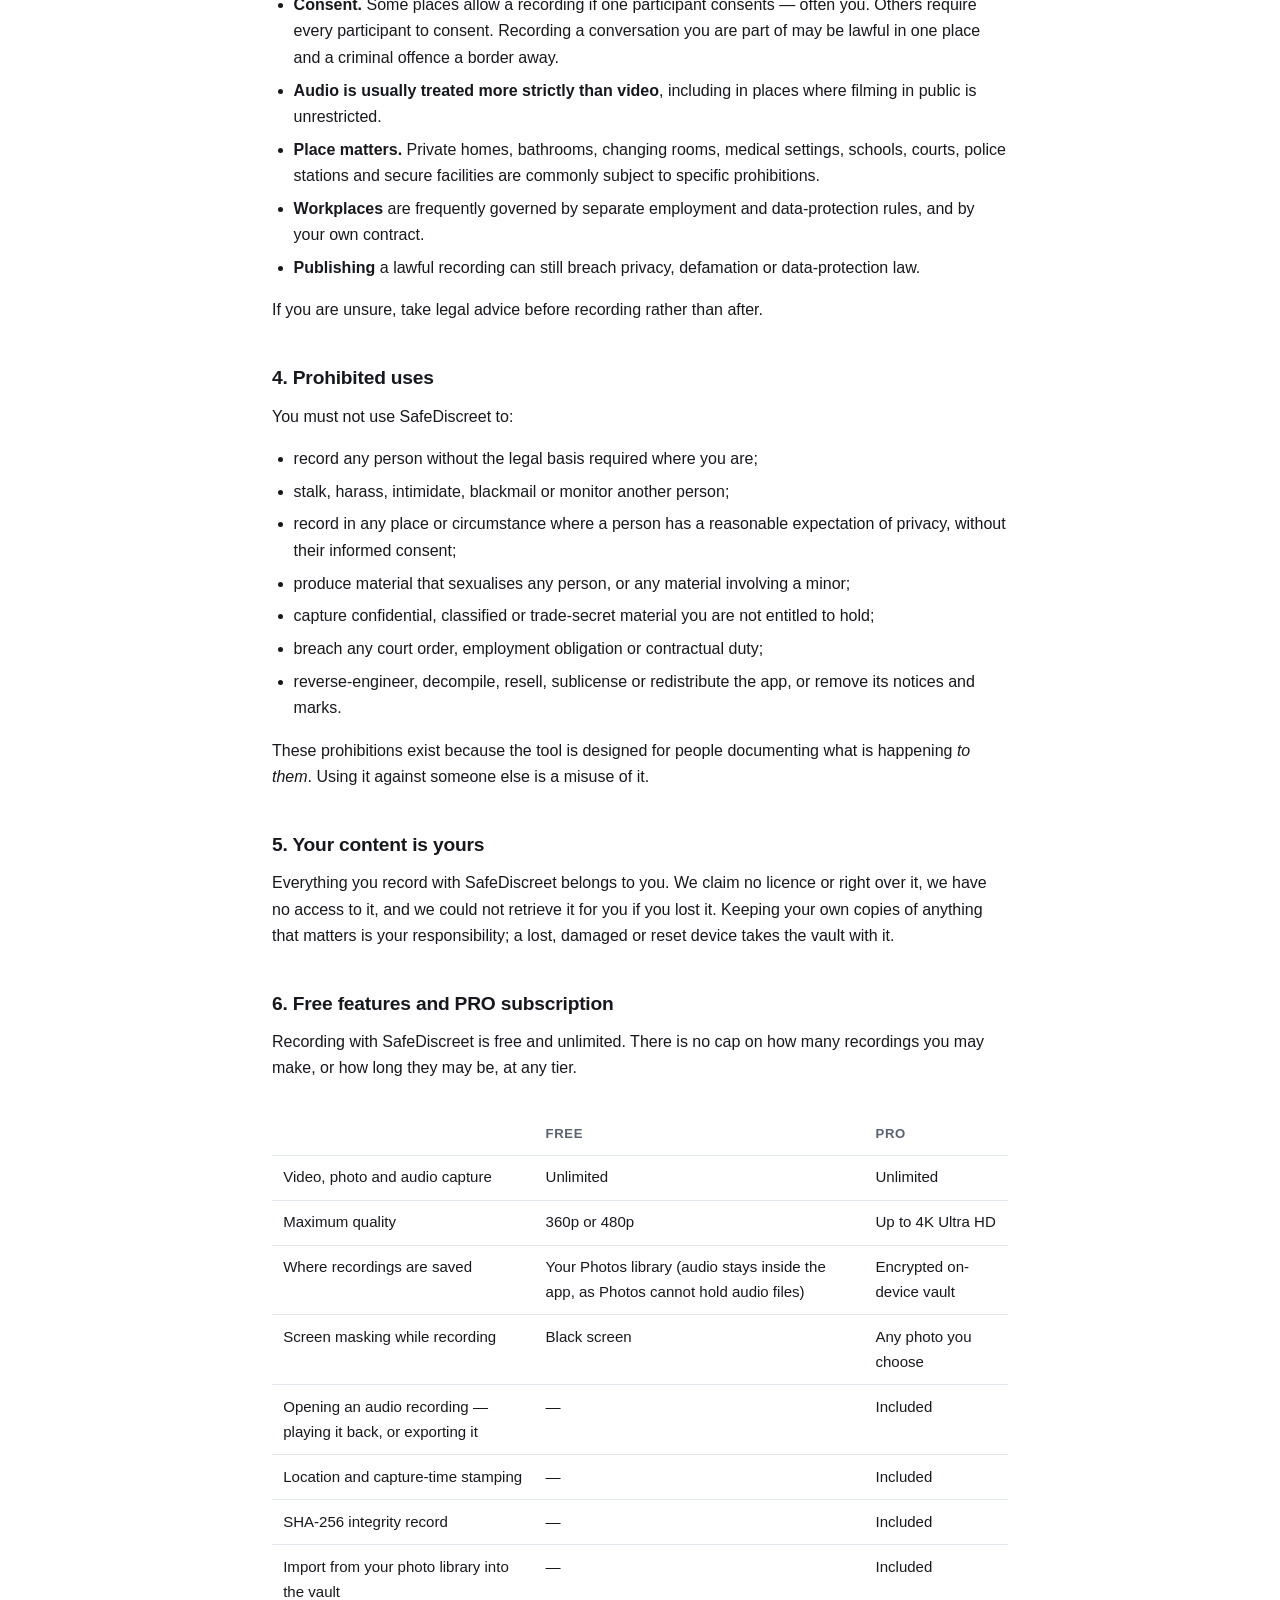
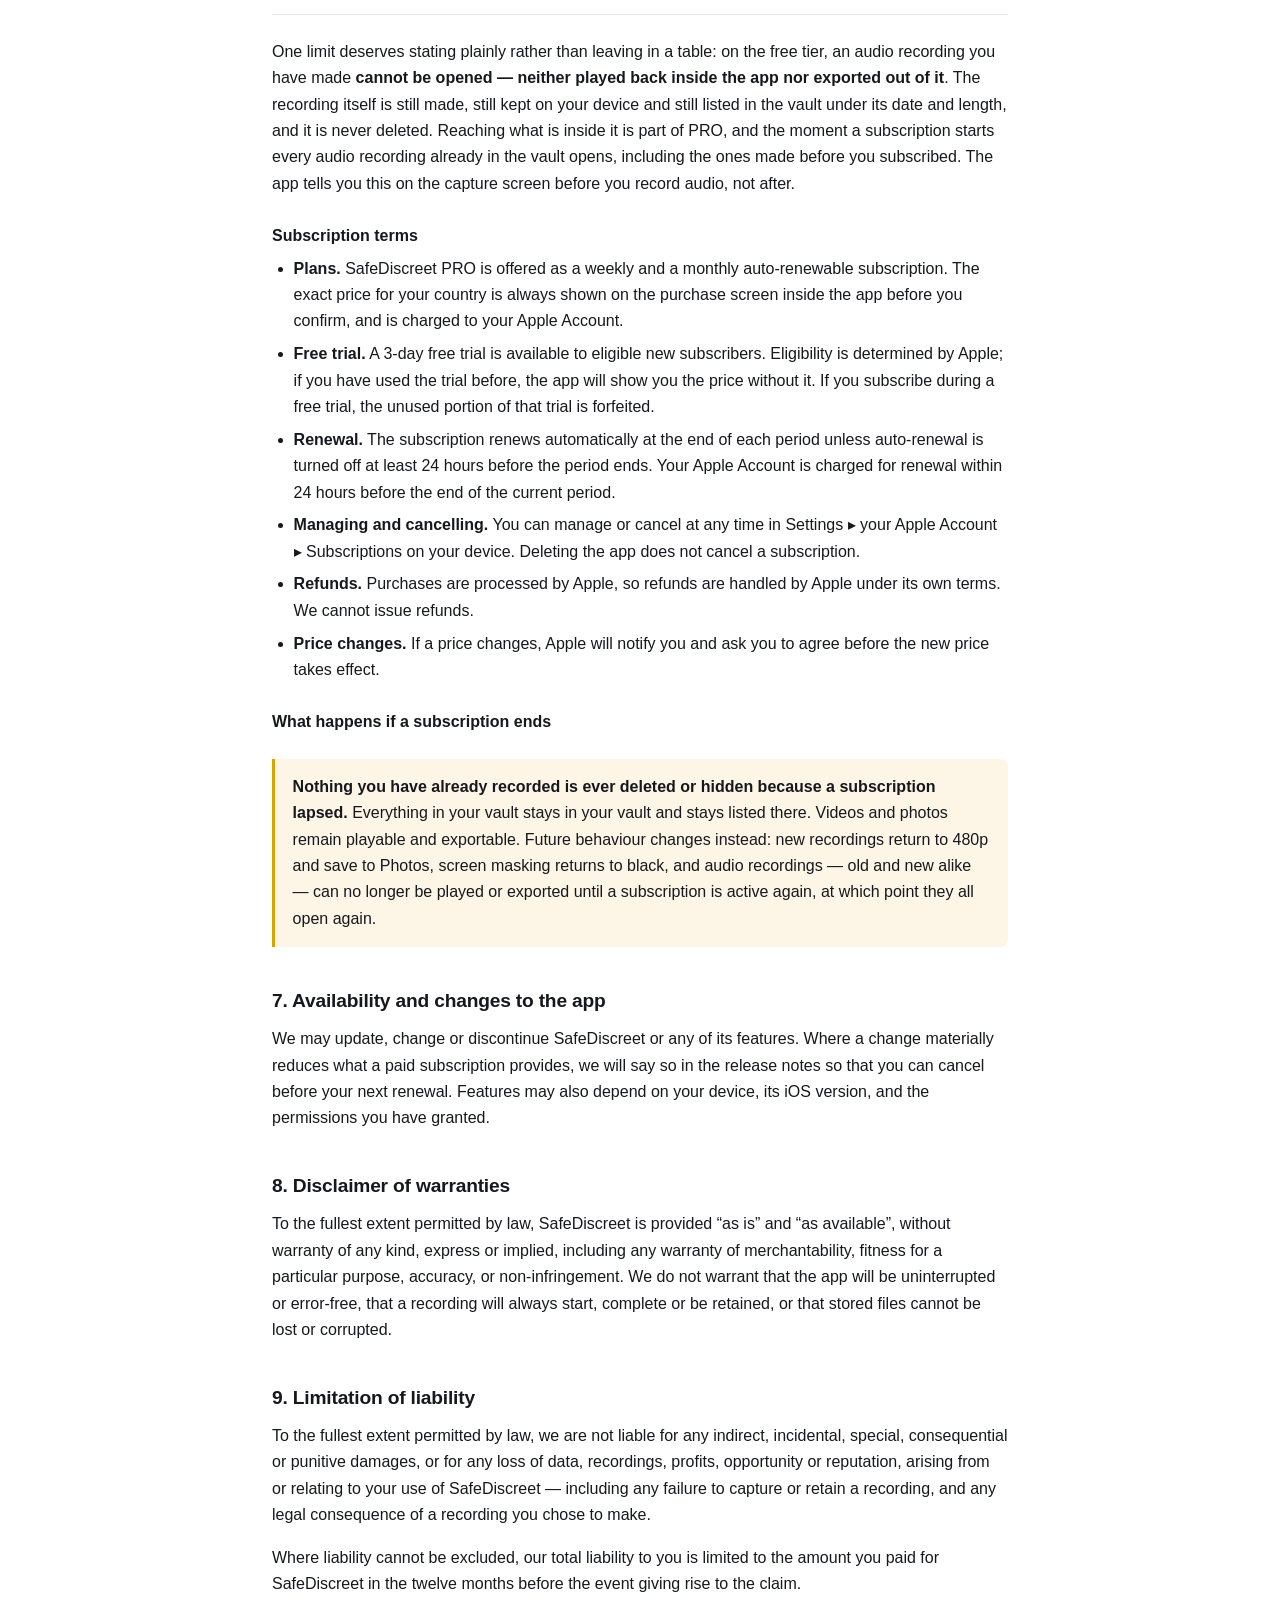
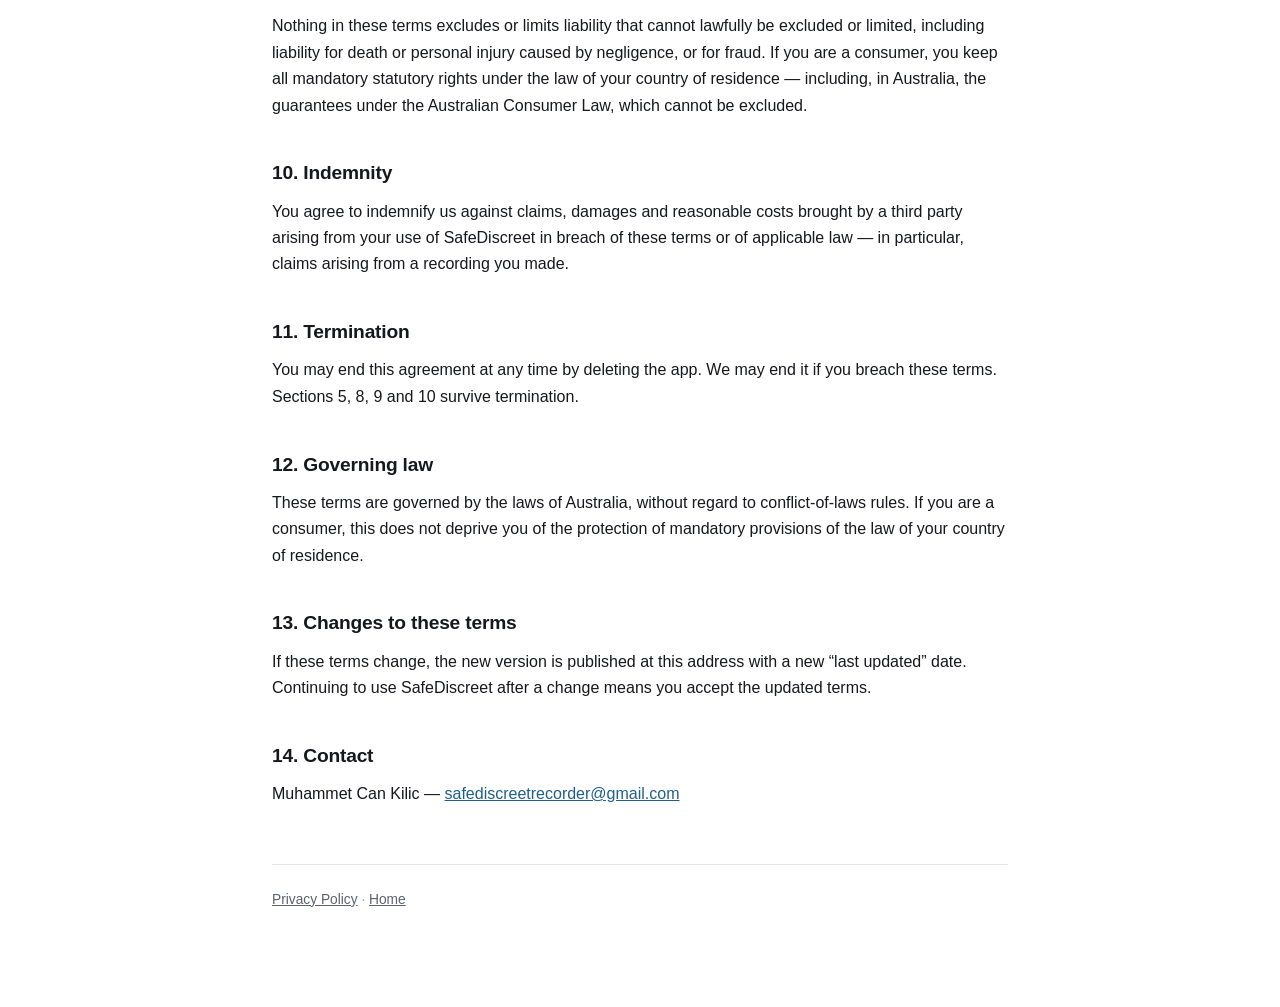
<file: docs/terms.html>
<!doctype html>
<html lang="en">
<head>
<meta charset="utf-8">
<meta name="viewport" content="width=device-width, initial-scale=1">
<title>SafeDiscreet — Terms of Use</title>
<meta name="description" content="SafeDiscreet's terms of use and end-user licence agreement, including subscription terms.">
<link rel="stylesheet" href="style.css">
</head>
<body>

<header class="masthead">
  <p class="wordmark">SafeDiscreet</p>
  <h1 data-doc-title>Terms of Use</h1>
  <p class="dates" data-dates>Effective 15 September 2026 · Last updated 15 September 2026</p>
  <nav class="langbar">
    <button type="button" data-set-lang="en" aria-pressed="true">English</button>
    <button type="button" data-set-lang="tr" aria-pressed="false">Türkçe</button>
  </nav>
</header>

<main>

<!-- ══════════════════════════ ENGLISH ══════════════════════════ -->
<section data-lang="en" class="is-active">

  <div class="lede">
    <p><strong>SafeDiscreet is a personal documentation tool.</strong> It helps you record and keep a private record of something that happened to you. It is not a legal service, not a forensic product, and it makes no claim that what you record will be accepted by any court, employer or authority.</p>
    <p>These terms are the agreement between you and us about how the app may be used. Please read section 3 in particular — recording other people is regulated differently almost everywhere, and that responsibility is yours.</p>
  </div>

  <h2>1. Agreement</h2>
  <p>By downloading, installing or using SafeDiscreet you agree to these Terms of Use. If you do not agree to them, do not use the app and delete it from your device.</p>
  <p>SafeDiscreet is published by Muhammet Can Kilic (“we”, “us”). These terms sit alongside the <a href="privacy.html">Privacy Policy</a>, which forms part of this agreement, and alongside Apple's <a href="https://www.apple.com/legal/internet-services/itunes/dev/stdeula/">Standard End User Licence Agreement</a>, which applies to the extent these terms do not address a matter it covers. Apple is not a party to this agreement but is a third-party beneficiary of it and may enforce it against you.</p>

  <h2>2. What SafeDiscreet is — and is not</h2>
  <p>SafeDiscreet lets you capture video, photos and audio, mask the screen while you do it, add the time and place to what you captured, keep it in an encrypted vault on your device, and export it when you choose to.</p>
  <p>Being explicit about the limits matters more here than in most apps:</p>
  <ul>
    <li><strong>It is not evidence-handling software.</strong> Whether a recording is admissible, relevant or persuasive anywhere is decided by the rules of that forum and by lawyers, not by this app.</li>
    <li><strong>The integrity check is not a certification.</strong> SafeDiscreet records a SHA-256 digest of each file at the moment it is saved. Re-checking it later tells you whether that file has changed since. It does not prove when, where or by whom the recording was made, and it is not issued or witnessed by any third party.</li>
    <li><strong>Location and time stamps are best-effort.</strong> They come from your device's own clock and location services, with the accuracy those provide at that moment. They can be wrong, coarse or absent.</li>
    <li><strong>Screen masking hides the screen, not the act.</strong> It covers the display while you capture. It does not silence the device, disable indicators iOS shows for camera or microphone use, or make a recording undetectable to anyone present.</li>
    <li><strong>It is not a personal-safety service.</strong> SafeDiscreet does not contact emergency services, does not alert anyone, and does not monitor you. In an emergency, call your local emergency number.</li>
  </ul>

  <h2>3. Your responsibilities when recording</h2>
  <div class="callout">
    <p>You are solely responsible for ensuring that every recording you make is lawful where you make it. We cannot advise you on this, and nothing in the app should be read as saying a particular recording is permitted.</p>
  </div>
  <p>Recording law varies enormously between countries and, in some countries, between regions. Points that catch people out:</p>
  <ul>
    <li><strong>Consent.</strong> Some places allow a recording if one participant consents — often you. Others require every participant to consent. Recording a conversation you are part of may be lawful in one place and a criminal offence a border away.</li>
    <li><strong>Audio is usually treated more strictly than video</strong>, including in places where filming in public is unrestricted.</li>
    <li><strong>Place matters.</strong> Private homes, bathrooms, changing rooms, medical settings, schools, courts, police stations and secure facilities are commonly subject to specific prohibitions.</li>
    <li><strong>Workplaces</strong> are frequently governed by separate employment and data-protection rules, and by your own contract.</li>
    <li><strong>Publishing</strong> a lawful recording can still breach privacy, defamation or data-protection law.</li>
  </ul>
  <p>If you are unsure, take legal advice before recording rather than after.</p>

  <h2>4. Prohibited uses</h2>
  <p>You must not use SafeDiscreet to:</p>
  <ul>
    <li>record any person without the legal basis required where you are;</li>
    <li>stalk, harass, intimidate, blackmail or monitor another person;</li>
    <li>record in any place or circumstance where a person has a reasonable expectation of privacy, without their informed consent;</li>
    <li>produce material that sexualises any person, or any material involving a minor;</li>
    <li>capture confidential, classified or trade-secret material you are not entitled to hold;</li>
    <li>breach any court order, employment obligation or contractual duty;</li>
    <li>reverse-engineer, decompile, resell, sublicense or redistribute the app, or remove its notices and marks.</li>
  </ul>
  <p>These prohibitions exist because the tool is designed for people documenting what is happening <em>to them</em>. Using it against someone else is a misuse of it.</p>

  <h2>5. Your content is yours</h2>
  <p>Everything you record with SafeDiscreet belongs to you. We claim no licence or right over it, we have no access to it, and we could not retrieve it for you if you lost it. Keeping your own copies of anything that matters is your responsibility; a lost, damaged or reset device takes the vault with it.</p>

  <h2>6. Free features and PRO subscription</h2>
  <p>Recording with SafeDiscreet is free and unlimited. There is no cap on how many recordings you may make, or how long they may be, at any tier.</p>
  <div class="scroller">
  <table>
    <thead><tr><th></th><th>Free</th><th>PRO</th></tr></thead>
    <tbody>
      <tr><td>Video, photo and audio capture</td><td>Unlimited</td><td>Unlimited</td></tr>
      <tr><td>Maximum quality</td><td>360p or 480p</td><td>Up to 4K Ultra HD</td></tr>
      <tr><td>Where recordings are saved</td><td>Your Photos library (audio stays inside the app, as Photos cannot hold audio files)</td><td>Encrypted on-device vault</td></tr>
      <tr><td>Screen masking while recording</td><td>Black screen</td><td>Any photo you choose</td></tr>
      <tr><td>Opening an audio recording — playing it back, or exporting it</td><td>—</td><td>Included</td></tr>
      <tr><td>Location and capture-time stamping</td><td>—</td><td>Included</td></tr>
      <tr><td>SHA-256 integrity record</td><td>—</td><td>Included</td></tr>
      <tr><td>Import from your photo library into the vault</td><td>—</td><td>Included</td></tr>
    </tbody>
  </table>
  </div>
  <p>One limit deserves stating plainly rather than leaving in a table: on the free tier, an audio recording you have made <strong>cannot be opened — neither played back inside the app nor exported out of it</strong>. The recording itself is still made, still kept on your device and still listed in the vault under its date and length, and it is never deleted. Reaching what is inside it is part of PRO, and the moment a subscription starts every audio recording already in the vault opens, including the ones made before you subscribed. The app tells you this on the capture screen before you record audio, not after.</p>

  <h3>Subscription terms</h3>
  <ul>
    <li><strong>Plans.</strong> SafeDiscreet PRO is offered as a weekly and a monthly auto-renewable subscription. The exact price for your country is always shown on the purchase screen inside the app before you confirm, and is charged to your Apple Account.</li>
    <li><strong>Free trial.</strong> A 3-day free trial is available to eligible new subscribers. Eligibility is determined by Apple; if you have used the trial before, the app will show you the price without it. If you subscribe during a free trial, the unused portion of that trial is forfeited.</li>
    <li><strong>Renewal.</strong> The subscription renews automatically at the end of each period unless auto-renewal is turned off at least 24 hours before the period ends. Your Apple Account is charged for renewal within 24 hours before the end of the current period.</li>
    <li><strong>Managing and cancelling.</strong> You can manage or cancel at any time in Settings ▸ your Apple Account ▸ Subscriptions on your device. Deleting the app does not cancel a subscription.</li>
    <li><strong>Refunds.</strong> Purchases are processed by Apple, so refunds are handled by Apple under its own terms. We cannot issue refunds.</li>
    <li><strong>Price changes.</strong> If a price changes, Apple will notify you and ask you to agree before the new price takes effect.</li>
  </ul>

  <h3>What happens if a subscription ends</h3>
  <div class="callout">
    <p><strong>Nothing you have already recorded is ever deleted or hidden because a subscription lapsed.</strong> Everything in your vault stays in your vault and stays listed there. Videos and photos remain playable and exportable. Future behaviour changes instead: new recordings return to 480p and save to Photos, screen masking returns to black, and audio recordings — old and new alike — can no longer be played or exported until a subscription is active again, at which point they all open again.</p>
  </div>

  <h2>7. Availability and changes to the app</h2>
  <p>We may update, change or discontinue SafeDiscreet or any of its features. Where a change materially reduces what a paid subscription provides, we will say so in the release notes so that you can cancel before your next renewal. Features may also depend on your device, its iOS version, and the permissions you have granted.</p>

  <h2>8. Disclaimer of warranties</h2>
  <p>To the fullest extent permitted by law, SafeDiscreet is provided “as is” and “as available”, without warranty of any kind, express or implied, including any warranty of merchantability, fitness for a particular purpose, accuracy, or non-infringement. We do not warrant that the app will be uninterrupted or error-free, that a recording will always start, complete or be retained, or that stored files cannot be lost or corrupted.</p>

  <h2>9. Limitation of liability</h2>
  <p>To the fullest extent permitted by law, we are not liable for any indirect, incidental, special, consequential or punitive damages, or for any loss of data, recordings, profits, opportunity or reputation, arising from or relating to your use of SafeDiscreet — including any failure to capture or retain a recording, and any legal consequence of a recording you chose to make.</p>
  <p>Where liability cannot be excluded, our total liability to you is limited to the amount you paid for SafeDiscreet in the twelve months before the event giving rise to the claim.</p>
  <p>Nothing in these terms excludes or limits liability that cannot lawfully be excluded or limited, including liability for death or personal injury caused by negligence, or for fraud. If you are a consumer, you keep all mandatory statutory rights under the law of your country of residence — including, in Australia, the guarantees under the Australian Consumer Law, which cannot be excluded.</p>

  <h2>10. Indemnity</h2>
  <p>You agree to indemnify us against claims, damages and reasonable costs brought by a third party arising from your use of SafeDiscreet in breach of these terms or of applicable law — in particular, claims arising from a recording you made.</p>

  <h2>11. Termination</h2>
  <p>You may end this agreement at any time by deleting the app. We may end it if you breach these terms. Sections 5, 8, 9 and 10 survive termination.</p>

  <h2>12. Governing law</h2>
  <p>These terms are governed by the laws of Australia, without regard to conflict-of-laws rules. If you are a consumer, this does not deprive you of the protection of mandatory provisions of the law of your country of residence.</p>

  <h2>13. Changes to these terms</h2>
  <p>If these terms change, the new version is published at this address with a new “last updated” date. Continuing to use SafeDiscreet after a change means you accept the updated terms.</p>

  <h2>14. Contact</h2>
  <p>Muhammet Can Kilic — <a href="mailto:safediscreetrecorder@gmail.com">safediscreetrecorder@gmail.com</a></p>

</section>

<!-- ══════════════════════════ TÜRKÇE ══════════════════════════ -->
<section data-lang="tr">

  <div class="lede">
    <p><strong>SafeDiscreet kişisel bir belgeleme aracıdır.</strong> Başınıza gelen bir olayı kaydetmenize ve kendinize ait özel bir kayıt tutmanıza yardımcı olur. Hukuki bir hizmet ya da adli bilişim ürünü değildir ve kaydettiğiniz şeyin herhangi bir mahkeme, işveren veya makam tarafından kabul edileceğine dair hiçbir iddiada bulunmaz.</p>
    <p>Bu koşullar, uygulamanın nasıl kullanılabileceğine dair sizinle bizim aramızdaki sözleşmedir. Özellikle 3. bölümü okuyun — başkalarını kaydetmek hemen her yerde farklı düzenlenmiştir ve bu sorumluluk sizindir.</p>
  </div>

  <h2>1. Sözleşme</h2>
  <p>SafeDiscreet'i indirerek, kurarak veya kullanarak bu Kullanım Koşulları'nı kabul etmiş olursunuz. Kabul etmiyorsanız uygulamayı kullanmayın ve cihazınızdan silin.</p>
  <p>SafeDiscreet, Muhammet Can Kilic tarafından yayımlanmaktadır (“biz”). Bu koşullar, bu sözleşmenin parçası olan <a href="privacy.html">Gizlilik Politikası</a> ile birlikte ve Apple'ın <a href="https://www.apple.com/legal/internet-services/itunes/dev/stdeula/">Standart Son Kullanıcı Lisans Sözleşmesi</a> ile birlikte geçerlidir; bu koşulların düzenlemediği konularda Apple'ın sözleşmesi uygulanır. Apple bu sözleşmenin tarafı değildir ancak lehtarıdır ve size karşı ileri sürebilir.</p>

  <h2>2. SafeDiscreet nedir — ve ne değildir</h2>
  <p>SafeDiscreet video, fotoğraf ve ses kaydetmenizi, bunu yaparken ekranı maskelemenizi, kaydettiğinize saat ve konum eklemenizi, cihazınızdaki şifreli bir kasada saklamanızı ve dilediğinizde dışa aktarmanızı sağlar.</p>
  <p>Sınırların açıkça yazılması burada çoğu uygulamadakinden daha önemli:</p>
  <ul>
    <li><strong>Delil yönetim yazılımı değildir.</strong> Bir kaydın herhangi bir yerde kabul edilebilir, ilgili veya ikna edici olup olmadığına o merciin kuralları ve avukatlar karar verir; bu uygulama değil.</li>
    <li><strong>Bütünlük kontrolü bir sertifikasyon değildir.</strong> SafeDiscreet her dosyanın SHA-256 özetini kaydedildiği anda alır. Sonradan yeniden kontrol etmek, o dosyanın o günden beri değişip değişmediğini söyler. Kaydın ne zaman, nerede ve kim tarafından yapıldığını kanıtlamaz; herhangi bir üçüncü tarafça düzenlenmiş veya tasdik edilmiş değildir.</li>
    <li><strong>Konum ve zaman damgaları elden gelenin en iyisidir.</strong> Cihazınızın kendi saatinden ve konum servislerinden, o andaki doğrulukla gelir. Yanlış, kaba veya hiç yok olabilirler.</li>
    <li><strong>Ekran maskeleme ekranı gizler, eylemi değil.</strong> Çekim sırasında ekranı kaplar. Cihazı sessize almaz, iOS'un kamera veya mikrofon kullanımı için gösterdiği göstergeleri kapatmaz ve kaydı ortamdakiler için fark edilemez hale getirmez.</li>
    <li><strong>Kişisel güvenlik hizmeti değildir.</strong> SafeDiscreet acil servisleri aramaz, kimseye uyarı göndermez ve sizi izlemez. Acil durumda bulunduğunuz yerin acil çağrı numarasını arayın.</li>
  </ul>

  <h2>3. Kayıt alırken sorumluluklarınız</h2>
  <div class="callout">
    <p>Yaptığınız her kaydın, yaptığınız yerde hukuka uygun olmasını sağlamak yalnızca sizin sorumluluğunuzdadır. Bu konuda size danışmanlık veremeyiz ve uygulamadaki hiçbir şey belirli bir kaydın serbest olduğu anlamına gelmez.</p>
  </div>
  <p>Kayıt mevzuatı ülkeden ülkeye, bazı ülkelerde bölgeden bölgeye çok büyük farklılık gösterir. İnsanların en çok yanıldığı noktalar:</p>
  <ul>
    <li><strong>Rıza.</strong> Bazı yerlerde katılımcılardan birinin — çoğu zaman sizin — rızası yeterlidir. Bazı yerlerde ise her katılımcının rızası gerekir. Taraf olduğunuz bir konuşmayı kaydetmek bir yerde hukuka uygunken sınırın öte yanında suç olabilir.</li>
    <li><strong>Ses kaydı genellikle videodan daha sıkı düzenlenir</strong>, kamusal alanda görüntü almanın serbest olduğu yerlerde bile.</li>
    <li><strong>Yer önemlidir.</strong> Konutlar, tuvaletler, soyunma odaları, sağlık kuruluşları, okullar, adliyeler, emniyet birimleri ve güvenlikli tesisler çoğunlukla özel yasaklara tabidir.</li>
    <li><strong>İşyerleri</strong> sıklıkla ayrı iş hukuku ve veri koruma kurallarına ve kendi sözleşmenize tabidir.</li>
    <li><strong>Yayımlamak</strong>, hukuka uygun bir kaydı bile özel hayatın gizliliği, hakaret veya veri koruma hükümleri açısından ihlale dönüştürebilir.</li>
  </ul>
  <p>Emin değilseniz hukuki görüşü kayıttan sonra değil, kayıttan önce alın.</p>

  <h2>4. Yasak kullanımlar</h2>
  <p>SafeDiscreet'i şu amaçlarla kullanamazsınız:</p>
  <ul>
    <li>bulunduğunuz yerde gereken hukuki dayanak olmaksızın herhangi bir kişiyi kaydetmek;</li>
    <li>başka bir kişiyi takip etmek, taciz etmek, korkutmak, şantaj yapmak veya gözetlemek;</li>
    <li>bir kişinin makul bir mahremiyet beklentisi olduğu herhangi bir yerde veya durumda, aydınlatılmış rızası olmadan kayıt almak;</li>
    <li>herhangi bir kişiyi cinselleştiren materyal ya da bir çocuğun yer aldığı herhangi bir materyal üretmek;</li>
    <li>elinde bulundurma yetkiniz olmayan gizli, tasnifli veya ticari sır niteliğindeki materyali kaydetmek;</li>
    <li>bir mahkeme kararını, iş sözleşmesinden doğan bir yükümlülüğü veya sözleşmesel bir borcu ihlal etmek;</li>
    <li>uygulamayı tersine mühendislikle çözmek, kaynak koda dönüştürmek, yeniden satmak, alt lisanslamak, yeniden dağıtmak ya da bildirim ve markalarını kaldırmak.</li>
  </ul>
  <p>Bu yasaklar, aracın <em>kendi başına gelenleri</em> belgeleyen kişiler için tasarlanmış olmasından kaynaklanır. Onu bir başkasına karşı kullanmak, amacı dışına çıkarmaktır.</p>

  <h2>5. İçeriğiniz size aittir</h2>
  <p>SafeDiscreet ile kaydettiğiniz her şey size aittir. Üzerinde hiçbir lisans ya da hak iddia etmiyoruz, erişimimiz yok ve kaybetmeniz halinde sizin için geri getiremeyiz. Önemli olan her şeyin kendi yedeğini almak sizin sorumluluğunuzdadır; kaybolan, bozulan ya da sıfırlanan bir cihaz kasayı da beraberinde götürür.</p>

  <h2>6. Ücretsiz özellikler ve PRO abonelik</h2>
  <p>SafeDiscreet ile kayıt almak ücretsiz ve sınırsızdır. Hiçbir kademede kaç kayıt alabileceğinize ya da bunların ne kadar uzun olabileceğine dair bir sınır yoktur.</p>
  <div class="scroller">
  <table>
    <thead><tr><th></th><th>Ücretsiz</th><th>PRO</th></tr></thead>
    <tbody>
      <tr><td>Video, fotoğraf ve ses çekimi</td><td>Sınırsız</td><td>Sınırsız</td></tr>
      <tr><td>Azami kalite</td><td>360p veya 480p</td><td>4K Ultra HD'ye kadar</td></tr>
      <tr><td>Kayıtların kaydedildiği yer</td><td>Fotoğraflar kitaplığınız (Fotoğraflar ses dosyası tutamadığı için ses kayıtları uygulamada kalır)</td><td>Cihaz üzerindeki şifreli kasa</td></tr>
      <tr><td>Kayıt sırasında ekran maskeleme</td><td>Siyah ekran</td><td>Seçtiğiniz herhangi bir fotoğraf</td></tr>
      <tr><td>Ses kaydını açma — dinleme veya dışa aktarma</td><td>—</td><td>Var</td></tr>
      <tr><td>Konum ve çekim zamanı damgası</td><td>—</td><td>Var</td></tr>
      <tr><td>SHA-256 bütünlük kaydı</td><td>—</td><td>Var</td></tr>
      <tr><td>Fotoğraf kitaplığından kasaya içe aktarma</td><td>—</td><td>Var</td></tr>
    </tbody>
  </table>
  </div>
  <p>Bir sınırı tabloda bırakmak yerine açıkça yazmak gerekiyor: ücretsiz sürümde, kendi aldığınız bir ses kaydını <strong>açamazsınız — ne uygulama içinde dinleyebilir ne de dışa aktarabilirsiniz</strong>. Kaydın kendisi yine de alınır, cihazınızda saklanır ve kasada tarihi ve süresiyle listelenir; hiçbir zaman silinmez. İçindekine erişmek PRO'nun bir parçasıdır ve abonelik başladığı anda kasadaki tüm ses kayıtları — abone olmadan önce aldıklarınız dahil — açılır. Uygulama bunu size ses kaydını almadan önce, çekim ekranında bildirir; sonrasında değil.</p>

  <h3>Abonelik koşulları</h3>
  <ul>
    <li><strong>Planlar.</strong> SafeDiscreet PRO, haftalık ve aylık olarak otomatik yenilenen abonelik şeklinde sunulur. Ülkeniz için geçerli tam fiyat, onaylamadan önce uygulama içindeki satın alma ekranında her zaman gösterilir ve Apple Hesabınızdan tahsil edilir.</li>
    <li><strong>Ücretsiz deneme.</strong> Uygun yeni aboneler için 3 günlük ücretsiz deneme sunulur. Uygunluğu Apple belirler; daha önce denemeyi kullandıysanız uygulama size fiyatı denemesiz gösterir. Ücretsiz deneme sırasında abone olursanız denemenin kullanılmayan kısmından feragat etmiş olursunuz.</li>
    <li><strong>Yenileme.</strong> Abonelik, dönem bitiminden en az 24 saat önce otomatik yenileme kapatılmadıkça her dönem sonunda otomatik yenilenir. Yenileme ücreti, mevcut dönemin bitiminden önceki 24 saat içinde Apple Hesabınızdan tahsil edilir.</li>
    <li><strong>Yönetme ve iptal.</strong> İstediğiniz zaman cihazınızda Ayarlar ▸ Apple Hesabınız ▸ Abonelikler yolundan yönetebilir veya iptal edebilirsiniz. Uygulamayı silmek aboneliği iptal etmez.</li>
    <li><strong>İadeler.</strong> Satın almalar Apple tarafından işlendiği için iadeler de Apple'ın kendi koşulları çerçevesinde Apple tarafından yürütülür. Biz iade yapamayız.</li>
    <li><strong>Fiyat değişiklikleri.</strong> Fiyat değişirse Apple sizi bilgilendirir ve yeni fiyat geçerli olmadan önce onayınızı ister.</li>
  </ul>

  <h3>Abonelik sona ererse ne olur</h3>
  <div class="callout">
    <p><strong>Abonelik bittiği için daha önce kaydettiğiniz hiçbir şey silinmez veya gizlenmez.</strong> Kasanızdaki her şey kasanızda kalır ve listelenmeye devam eder. Videolar ve fotoğraflar oynatılabilir ve dışa aktarılabilir olmayı sürdürür. Bunun yerine bundan sonrası değişir: yeni kayıtlar 480p'ye döner ve Fotoğraflar'a kaydedilir, ekran maskeleme siyah ekrana döner ve ses kayıtları — eskisi de yenisi de — abonelik yeniden etkin olana kadar dinlenemez ve dışa aktarılamaz; abonelik döndüğünde hepsi yeniden açılır.</p>
  </div>

  <h2>7. Erişilebilirlik ve uygulamadaki değişiklikler</h2>
  <p>SafeDiscreet'i veya özelliklerinden herhangi birini güncelleyebilir, değiştirebilir veya sonlandırabiliriz. Bir değişiklik ücretli aboneliğin sunduklarını esaslı biçimde azaltıyorsa, bir sonraki yenilemeden önce iptal edebilmeniz için bunu sürüm notlarında belirtiriz. Özellikler ayrıca cihazınıza, iOS sürümüne ve verdiğiniz izinlere bağlı olabilir.</p>

  <h2>8. Garanti reddi</h2>
  <p>Hukukun izin verdiği azami ölçüde SafeDiscreet “olduğu gibi” ve “mevcut haliyle” sunulur; satılabilirlik, belirli bir amaca uygunluk, doğruluk veya ihlal etmeme dahil olmak üzere açık ya da zımni hiçbir garanti verilmez. Uygulamanın kesintisiz veya hatasız çalışacağını, bir kaydın her zaman başlayacağını, tamamlanacağını ya da saklanacağını, saklanan dosyaların kaybolamayacağını veya bozulamayacağını garanti etmiyoruz.</p>

  <h2>9. Sorumluluğun sınırlandırılması</h2>
  <p>Hukukun izin verdiği azami ölçüde; dolaylı, arızi, özel, sonuç niteliğindeki veya cezai zararlardan, veri, kayıt, kâr, fırsat veya itibar kaybından — bir kaydın alınamaması veya saklanamaması ile almayı seçtiğiniz bir kaydın doğurduğu her türlü hukuki sonuç dahil — sorumlu değiliz.</p>
  <p>Sorumluluğun kaldırılamadığı hallerde size karşı toplam sorumluluğumuz, talebe konu olayın önceki on iki ayı içinde SafeDiscreet için ödediğiniz tutarla sınırlıdır.</p>
  <p>Bu koşullardaki hiçbir hüküm, hukuken kaldırılamayan veya sınırlandırılamayan sorumluluğu — ihmalden kaynaklanan ölüm ya da bedensel zarar sorumluluğu ile hile sorumluluğu dahil — kaldırmaz veya sınırlamaz. Tüketici iseniz, ikamet ettiğiniz ülke hukukundan doğan tüm emredici haklarınız saklıdır; Avustralya'da bunlara Australian Consumer Law kapsamındaki ve kaldırılamayan tüketici garantileri dahildir.</p>

  <h2>10. Tazmin</h2>
  <p>SafeDiscreet'i bu koşullara veya ilgili mevzuata aykırı şekilde kullanmanızdan — özellikle de aldığınız bir kayıttan — doğan, üçüncü kişilerce ileri sürülen talep, zarar ve makul masraflara karşı bizi tazmin etmeyi kabul edersiniz.</p>

  <h2>11. Fesih</h2>
  <p>Uygulamayı silerek bu sözleşmeyi istediğiniz zaman sona erdirebilirsiniz. Bu koşulları ihlal etmeniz halinde biz de sona erdirebiliriz. 5, 8, 9 ve 10. bölümler fesihten sonra da yürürlükte kalır.</p>

  <h2>12. Uygulanacak hukuk</h2>
  <p>Bu koşullar, kanunlar ihtilafı kuralları hariç olmak üzere Avustralya hukukuna tabidir. Tüketici iseniz bu hüküm, ikamet ettiğiniz ülke hukukunun emredici hükümlerinin sağladığı korumadan sizi yoksun bırakmaz.</p>

  <h2>13. Bu koşullardaki değişiklikler</h2>
  <p>Koşullar değişirse yeni sürüm bu adreste, yeni bir “son güncelleme” tarihiyle yayımlanır. Değişiklikten sonra SafeDiscreet'i kullanmaya devam etmeniz, güncellenmiş koşulları kabul ettiğiniz anlamına gelir.</p>

  <h2>14. İletişim</h2>
  <p>Muhammet Can Kilic — <a href="mailto:safediscreetrecorder@gmail.com">safediscreetrecorder@gmail.com</a></p>

</section>

</main>

<footer>
  <p><a href="privacy.html" data-privacy-link>Privacy Policy</a> · <a href="index.html" data-home-link>Home</a></p>
</footer>

<script>
(function () {
  var titles  = { en: "Terms of Use",    tr: "Kullanım Koşulları" };
  var privacy = { en: "Privacy Policy",  tr: "Gizlilik Politikası" };
  var home    = { en: "Home",            tr: "Ana sayfa" };
  var dates   = {
    en: "Effective 15 September 2026 · Last updated 15 September 2026",
    tr: "Yürürlük 15 Eylül 2026 · Son güncelleme 15 Eylül 2026"
  };

  function apply(lang) {
    document.querySelectorAll("[data-lang]").forEach(function (el) {
      el.classList.toggle("is-active", el.getAttribute("data-lang") === lang);
    });
    document.querySelectorAll("[data-set-lang]").forEach(function (btn) {
      btn.setAttribute("aria-pressed", btn.getAttribute("data-set-lang") === lang ? "true" : "false");
    });
    document.documentElement.lang = lang;
    document.querySelector("[data-doc-title]").textContent = titles[lang];
    document.querySelector("[data-dates]").textContent = dates[lang];
    document.querySelector("[data-privacy-link]").textContent = privacy[lang];
    document.querySelector("[data-home-link]").textContent = home[lang];
    try { localStorage.setItem("sd-lang", lang); } catch (e) {}
  }

  var saved;
  try { saved = localStorage.getItem("sd-lang"); } catch (e) {}
  var initial = saved || ((navigator.language || "en").toLowerCase().indexOf("tr") === 0 ? "tr" : "en");
  apply(initial);

  document.querySelectorAll("[data-set-lang]").forEach(function (btn) {
    btn.addEventListener("click", function () { apply(btn.getAttribute("data-set-lang")); });
  });
})();
</script>

</body>
</html>
</file>
<file: docs/style.css>
/* SafeDiscreet — legal pages, shared stylesheet.
   Self-contained: no web fonts, no CDN, no trackers. These are the pages that
   promise the app loads nothing from anywhere; they had better not either. */

:root {
  --bg: #ffffff;
  --surface: #f6f7f9;
  --text: #16181d;
  --muted: #5b6270;
  --faint: #8b93a1;
  --rule: #e3e6ec;
  --accent: #1f5f8b;
  --warn-bg: #fdf6e7;
  --warn-rule: #d9a400;
  --maxw: 46rem;
}

@media (prefers-color-scheme: dark) {
  :root {
    --bg: #0e1014;
    --surface: #171a20;
    --text: #e8eaee;
    --muted: #a3abb9;
    --faint: #767e8c;
    --rule: #262a32;
    --accent: #78add8;
    --warn-bg: #241f11;
    --warn-rule: #8a7113;
  }
}

* { box-sizing: border-box; }

html { -webkit-text-size-adjust: 100%; }

body {
  margin: 0;
  padding: 0 1.25rem 5rem;
  background: var(--bg);
  color: var(--text);
  font: 16px/1.65 -apple-system, BlinkMacSystemFont, "Segoe UI", Roboto, Helvetica, Arial, sans-serif;
}

main { max-width: var(--maxw); margin: 0 auto; }

header.masthead {
  max-width: var(--maxw);
  margin: 0 auto;
  padding: 2.5rem 0 1.5rem;
  border-bottom: 1px solid var(--rule);
}

.wordmark {
  font-size: 0.8rem;
  font-weight: 700;
  letter-spacing: 0.12em;
  text-transform: uppercase;
  color: var(--faint);
  margin: 0 0 0.6rem;
}

h1 { font-size: 1.85rem; line-height: 1.2; margin: 0 0 0.5rem; letter-spacing: -0.02em; }
h2 { font-size: 1.2rem; margin: 2.4rem 0 0.6rem; letter-spacing: -0.01em; }
h3 { font-size: 1rem; margin: 1.6rem 0 0.4rem; }

p { margin: 0 0 1rem; }
ul, ol { margin: 0 0 1rem; padding-left: 1.35rem; }
li { margin-bottom: 0.4rem; }

.dates { color: var(--muted); font-size: 0.9rem; margin: 0; }

a { color: var(--accent); }

.lede {
  background: var(--surface);
  border: 1px solid var(--rule);
  border-radius: 12px;
  padding: 1.1rem 1.25rem;
  margin: 1.75rem 0 0;
}
.lede p:last-child { margin-bottom: 0; }

.callout {
  background: var(--warn-bg);
  border-left: 3px solid var(--warn-rule);
  border-radius: 0 8px 8px 0;
  padding: 0.9rem 1.1rem;
  margin: 1.5rem 0;
}
.callout p:last-child { margin-bottom: 0; }

table {
  width: 100%;
  border-collapse: collapse;
  margin: 1rem 0 1.5rem;
  font-size: 0.94rem;
}
th, td {
  text-align: left;
  vertical-align: top;
  padding: 0.6rem 0.7rem;
  border-bottom: 1px solid var(--rule);
}
th {
  font-weight: 650;
  color: var(--muted);
  font-size: 0.82rem;
  text-transform: uppercase;
  letter-spacing: 0.05em;
}
.scroller { overflow-x: auto; }

footer {
  max-width: var(--maxw);
  margin: 3.5rem auto 0;
  padding-top: 1.5rem;
  border-top: 1px solid var(--rule);
  color: var(--faint);
  font-size: 0.86rem;
}
footer a { color: var(--muted); }

/* Language switch */
.langbar { display: flex; gap: 0.4rem; margin: 1.25rem 0 0; }
.langbar button {
  font: inherit;
  font-size: 0.82rem;
  font-weight: 600;
  padding: 0.35rem 0.8rem;
  border-radius: 999px;
  border: 1px solid var(--rule);
  background: var(--bg);
  color: var(--muted);
  cursor: pointer;
}
.langbar button[aria-pressed="true"] {
  background: var(--text);
  border-color: var(--text);
  color: var(--bg);
}
.langbar button:focus-visible { outline: 2px solid var(--accent); outline-offset: 2px; }

[data-lang] { display: none; }
[data-lang].is-active { display: block; }
</file>
